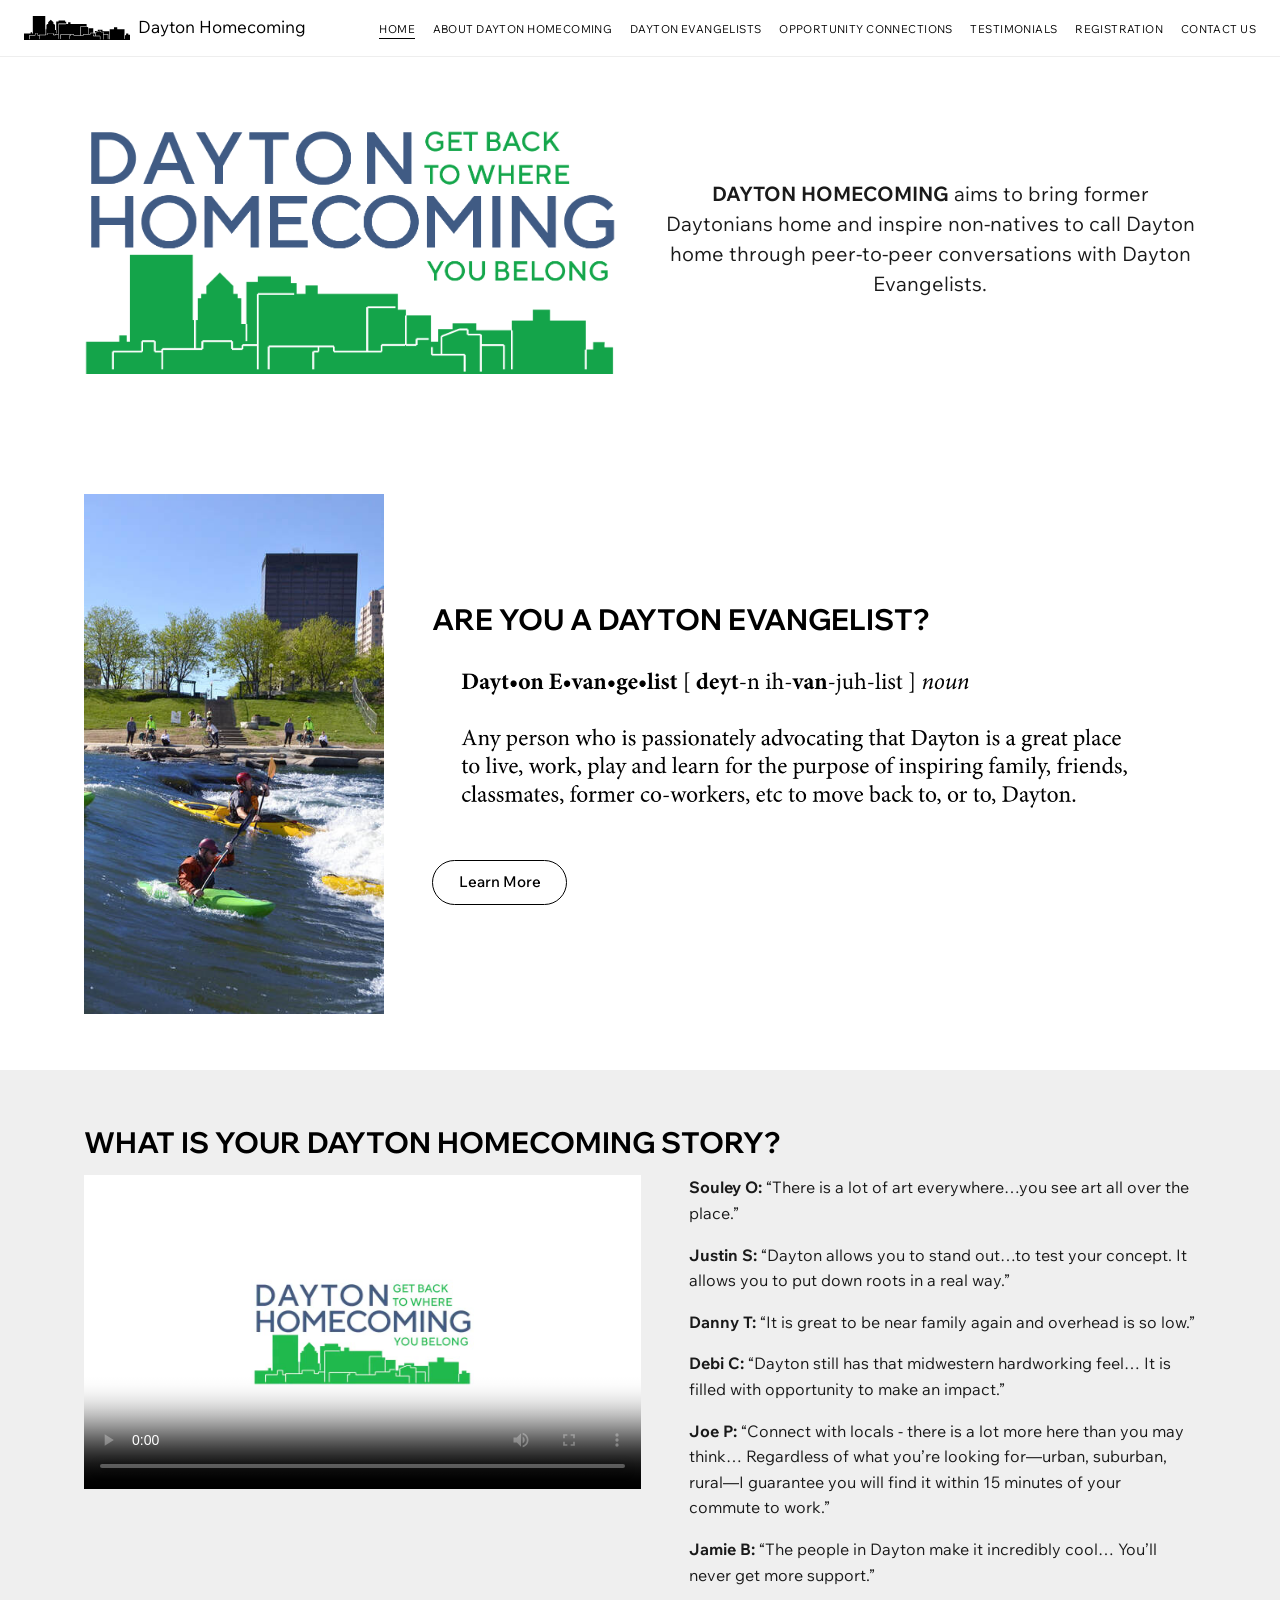
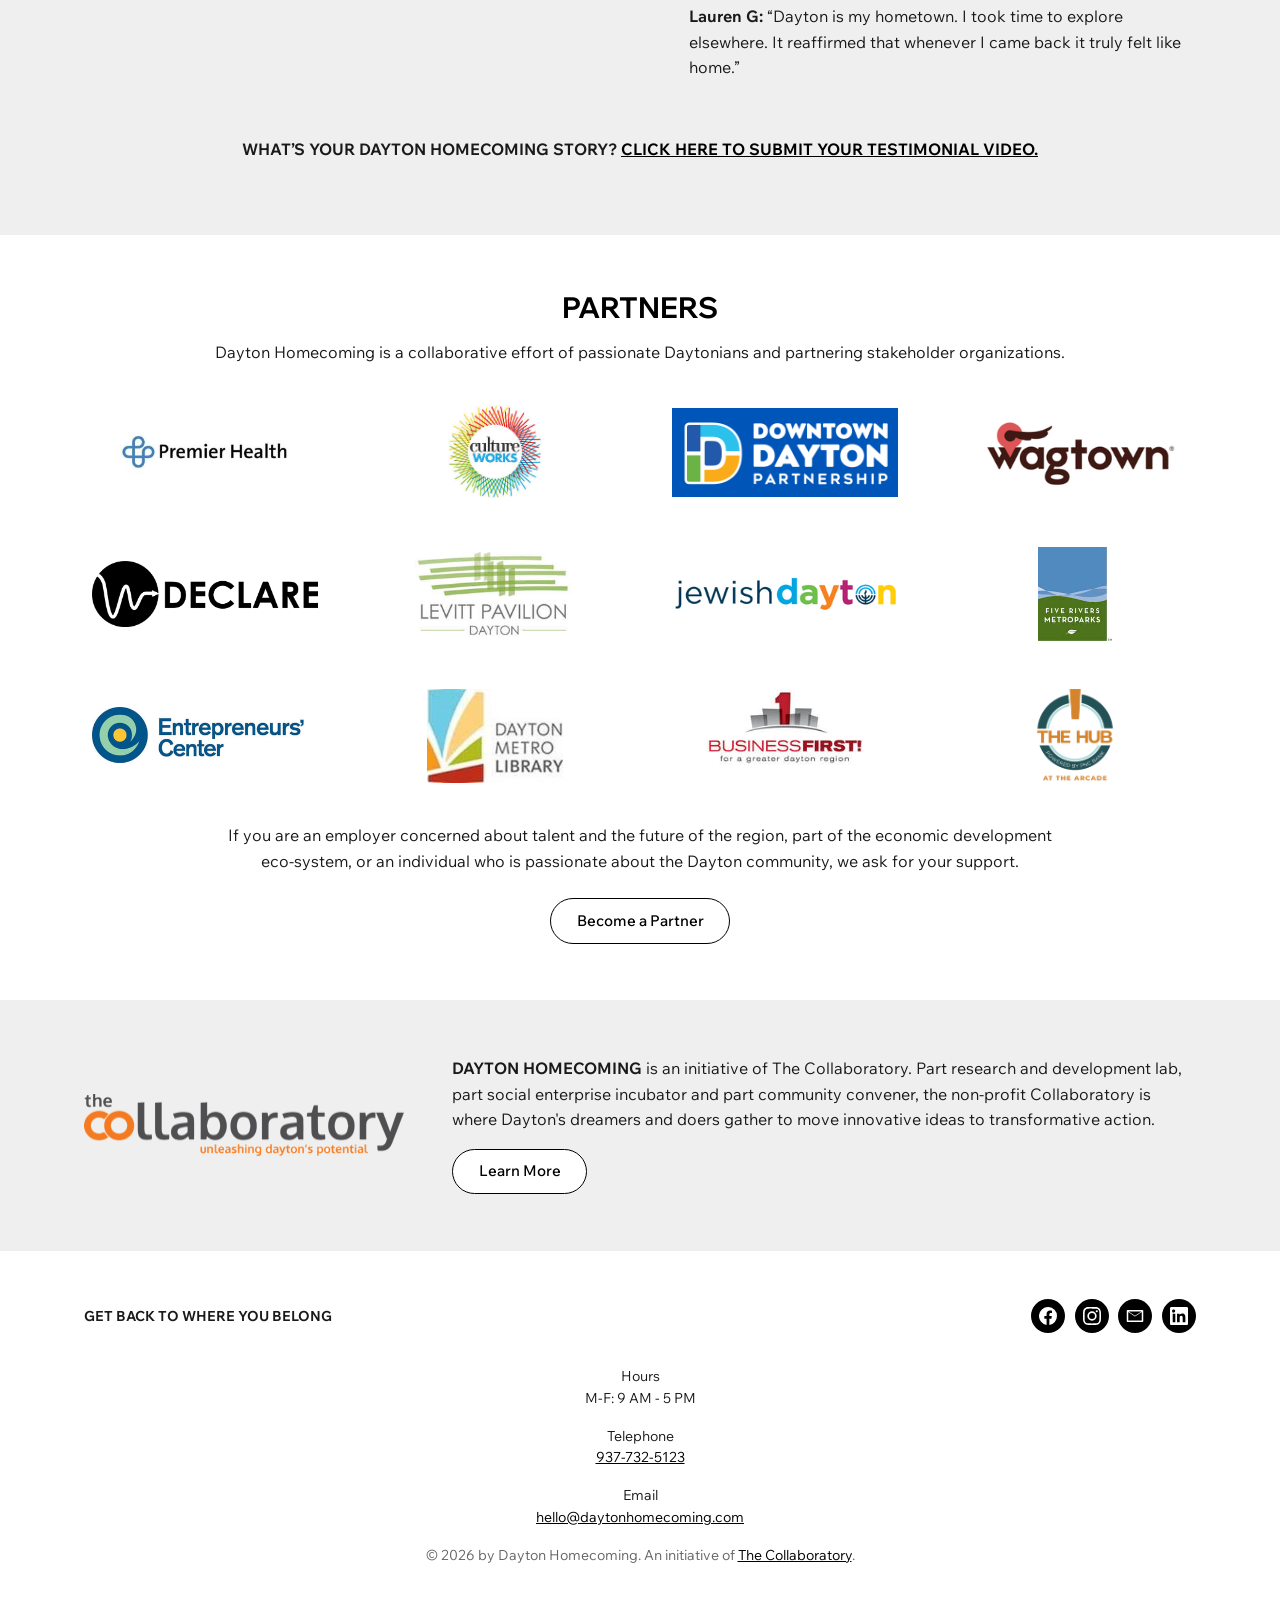
<file: index.html>
<!DOCTYPE html>
<html lang="en">
<head>
  <meta charset="UTF-8">
  <meta name="viewport" content="width=device-width, initial-scale=1.0">
  <title>Home | Dayton Homecoming</title>
  <meta name="description" content="Dayton Homecoming aims to bring former Daytonians home and inspire non-natives to call Dayton home through peer-to-peer conversations with Dayton Evangelists.">
  <link rel="icon" type="image/svg+xml" href="images/skyline-mark.svg">
  <link rel="preconnect" href="https://fonts.googleapis.com">
  <link rel="preconnect" href="https://fonts.gstatic.com" crossorigin>
  <link href="https://fonts.googleapis.com/css2?family=Wix+Madefor+Display:wght@700&family=Wix+Madefor+Text:wght@400;500;700&display=swap" rel="stylesheet">
  <link rel="stylesheet" href="css/styles.css">
</head>
<body>
  <!-- Header -->
  <header>
    <div class="container">
      <a href="index.html" class="logo">
        <img src="images/skyline-mark.svg" alt="">
        <span>Dayton Homecoming</span>
      </a>
      <button class="menu-toggle" aria-label="Toggle menu" aria-expanded="false">&#9776;</button>
      <nav aria-label="Main">
        <ul>
          <li><a href="index.html" class="active">Home</a></li>
          <li><a href="about.html">About Dayton Homecoming</a></li>
          <li><a href="evangelists.html">Dayton Evangelists</a></li>
          <li><a href="connection.html">Opportunity Connections</a></li>
          <li><a href="testimonials.html">Testimonials</a></li>
          <li><a href="registration.html">Registration</a></li>
          <li><a href="contact.html">Contact Us</a></li>
        </ul>
      </nav>
    </div>
  </header>

  <!-- Intro -->
  <section class="home-intro">
    <div class="container two-col">
      <div class="logo-large">
        <img src="images/logo.png" alt="Dayton Homecoming - Get Back to Where You Belong">
      </div>
      <p class="mission"><strong>DAYTON HOMECOMING</strong> aims to bring former Daytonians home and inspire non-natives to call Dayton home through peer-to-peer conversations with Dayton Evangelists.</p>
    </div>
  </section>

  <!-- Evangelist -->
  <section>
    <div class="container evangelist-block">
      <img class="photo" src="images/hero-river-skyline.jpg" alt="Kayakers on the Great Miami River in front of the Dayton skyline">
      <div>
        <h2>Are You a Dayton Evangelist?</h2>
        <img class="definition" src="images/evangelist-definition.png" alt="Dayton Evangelist (noun): Any person who is passionately advocating that Dayton is a great place to live, work, play and learn for the purpose of inspiring family, friends, classmates, former co-workers, etc. to move back to, or to, Dayton.">
        <a href="evangelists.html" class="btn">Learn More</a>
      </div>
    </div>
  </section>

  <!-- Story -->
  <section class="section-gray">
    <div class="container">
      <h2>What Is Your Dayton Homecoming Story?</h2>
      <div class="story-grid">
        <div class="video-frame">
          <video controls preload="metadata" poster="images/dayton-homecoming-poster.jpg">
            <source src="videos/dayton-homecoming.mp4" type="video/mp4">
            Your browser does not support the video tag.
          </video>
        </div>
        <div class="quotes">
            <p><span class="who">Souley O:</span> &ldquo;There is a lot of art everywhere&hellip;you see art all over the place.&rdquo;</p>
            <p><span class="who">Justin S:</span> &ldquo;Dayton allows you to stand out&hellip;to test your concept. It allows you to put down roots in a real way.&rdquo;</p>
            <p><span class="who">Danny T:</span> &ldquo;It is great to be near family again and overhead is so low.&rdquo;</p>
            <p><span class="who">Debi C:</span> &ldquo;Dayton still has that midwestern hardworking feel&hellip; It is filled with opportunity to make an impact.&rdquo;</p>
            <p><span class="who">Joe P:</span> &ldquo;Connect with locals - there is a lot more here than you may think&hellip; Regardless of what you&rsquo;re looking for&mdash;urban, suburban, rural&mdash;I guarantee you will find it within 15 minutes of your commute to work.&rdquo;</p>
            <p><span class="who">Jamie B:</span> &ldquo;The people in Dayton make it incredibly cool&hellip; You&rsquo;ll never get more support.&rdquo;</p>
            <p><span class="who">Lauren G:</span> &ldquo;Dayton is my hometown. I took time to explore elsewhere. It reaffirmed that whenever I came back it truly felt like home.&rdquo;</p>
        </div>
      </div>
      <p class="story-cta">What&rsquo;s your Dayton Homecoming story? <a href="testimonials.html">Click here to submit your testimonial video.</a></p>
    </div>
  </section>

  <!-- Partners -->
  <section>
    <div class="container text-center">
      <h2>Partners</h2>
      <p>Dayton Homecoming is a collaborative effort of passionate Daytonians and partnering stakeholder organizations.</p>
      <div class="partner-grid">
        <a href="http://www.premierhealth.com/" target="_blank" rel="noopener"><img src="images/partner-premier-health.jpg" alt="Premier Health"></a>
        <a href="http://www.cultureworks.org/" target="_blank" rel="noopener"><img src="images/partner-culture-works.jpg" alt="Culture Works"></a>
        <a href="http://www.downtowndayton.org/" target="_blank" rel="noopener"><img src="images/partner-downtown-dayton.png" alt="Downtown Dayton Partnership"></a>
        <a href="https://www.wagtown.org/" target="_blank" rel="noopener"><img src="images/partner-wagtown.png" alt="Wagtown"></a>
        <a href="http://declare.org/" target="_blank" rel="noopener"><img src="images/partner-declare.png" alt="Declare"></a>
        <a href="http://levittdayton.org/" target="_blank" rel="noopener"><img src="images/partner-levitt.jpg" alt="Levitt Pavilion Dayton"></a>
        <a href="http://www.jewishdayton.org/" target="_blank" rel="noopener"><img src="images/partner-jewish-dayton.png" alt="Jewish Federation of Greater Dayton"></a>
        <a href="https://www.metroparks.org/" target="_blank" rel="noopener"><img src="images/partner-metroparks.jpg" alt="Five Rivers MetroParks"></a>
        <a href="http://ecinnovates.com/" target="_blank" rel="noopener"><img src="images/partner-entrepreneurs-center.jpg" alt="The Entrepreneurs Center"></a>
        <a href="http://www.daytonmetrolibrary.org/" target="_blank" rel="noopener"><img src="images/partner-dayton-metro-library.jpg" alt="Dayton Metro Library"></a>
        <a href="http://www.businessfirstdaytonregion.com/" target="_blank" rel="noopener"><img src="images/partner-business-first.jpg" alt="Business First for a Greater Dayton Region"></a>
        <a href="https://www.thehubdayton.com/" target="_blank" rel="noopener"><img src="images/partner-the-hub.png" alt="The Hub at the Arcade"></a>
      </div>
      <p class="narrow" style="margin: 0 auto 1.5rem;">If you are an employer concerned about talent and the future of the region, part of the economic development eco-system, or an individual who is passionate about the Dayton community, we ask for your support.</p>
      <a href="mailto:hello@daytonhomecoming.com" class="btn">Become a Partner</a>
    </div>
  </section>

  <!-- Collaboratory -->
  <section class="section-gray">
    <div class="container collab">
      <a href="https://www.daytoncollaboratory.org/" target="_blank" rel="noopener"><img src="images/collaboratory-logo.png" alt="The Collaboratory"></a>
      <div>
        <p><strong>DAYTON HOMECOMING</strong> is an initiative of The Collaboratory. Part research and development lab, part social enterprise incubator and part community convener, the non-profit Collaboratory is where Dayton's dreamers and doers gather to move innovative ideas to transformative action.</p>
        <a href="https://www.daytoncollaboratory.org/" target="_blank" rel="noopener" class="btn">Learn More</a>
      </div>
    </div>
  </section>

  <!-- Footer -->
  <footer>
    <div class="container">
      <div class="footer-top">
        <span class="tagline">Get Back to Where You Belong</span>
        <div class="social">
          <a href="https://www.facebook.com/groups/daytonhomecoming" target="_blank" rel="noopener" aria-label="Facebook"><svg viewBox="0 0 24 24"><path d="M24 12a12 12 0 1 0-13.9 11.9v-8.4H7.1V12h3V9.4c0-3 1.8-4.7 4.5-4.7 1.3 0 2.7.2 2.7.2v3h-1.5c-1.5 0-2 .9-2 1.9V12h3.3l-.5 3.5h-2.8v8.4A12 12 0 0 0 24 12z"/></svg></a>
          <a href="https://www.instagram.com/daytonhomecoming/" target="_blank" rel="noopener" aria-label="Instagram"><svg viewBox="0 0 24 24"><path d="M12 2.2c3.2 0 3.6 0 4.9.1 1.2.1 1.8.2 2.2.4.6.2 1 .5 1.4.9.4.4.7.8.9 1.4.2.4.4 1.1.4 2.2.1 1.3.1 1.6.1 4.8s0 3.6-.1 4.9c-.1 1.2-.2 1.8-.4 2.2-.2.6-.5 1-.9 1.4-.4.4-.8.7-1.4.9-.4.2-1.1.4-2.2.4-1.3.1-1.6.1-4.9.1s-3.6 0-4.9-.1c-1.2-.1-1.8-.2-2.2-.4-.6-.2-1-.5-1.4-.9-.4-.4-.7-.8-.9-1.4-.2-.4-.4-1.1-.4-2.2C2.2 15.6 2.2 15.2 2.2 12s0-3.6.1-4.9c.1-1.2.2-1.8.4-2.2.2-.6.5-1 .9-1.4.4-.4.8-.7 1.4-.9.4-.2 1.1-.4 2.2-.4 1.3-.1 1.6-.1 4.8-.1M12 0C8.7 0 8.3 0 7.1.1 5.8.1 4.9.3 4.1.6c-.8.3-1.5.7-2.1 1.4C1.3 2.6.9 3.3.6 4.1.3 4.9.1 5.8.1 7.1 0 8.3 0 8.7 0 12s0 3.7.1 4.9c.1 1.3.3 2.2.6 2.9.3.8.7 1.5 1.4 2.1.7.7 1.3 1.1 2.1 1.4.8.3 1.6.5 2.9.6 1.2.1 1.6.1 4.9.1s3.7 0 4.9-.1c1.3-.1 2.2-.3 2.9-.6.8-.3 1.5-.7 2.1-1.4.7-.7 1.1-1.3 1.4-2.1.3-.8.5-1.6.6-2.9.1-1.2.1-1.6.1-4.9s0-3.7-.1-4.9c-.1-1.3-.3-2.2-.6-2.9-.3-.8-.7-1.5-1.4-2.1C21.4 1.3 20.7.9 19.9.6 19.1.3 18.2.1 16.9.1 15.7 0 15.3 0 12 0zm0 5.8a6.2 6.2 0 1 0 0 12.4 6.2 6.2 0 0 0 0-12.4zM12 16a4 4 0 1 1 0-8 4 4 0 0 1 0 8zm6.4-11.8a1.4 1.4 0 1 0 0 2.9 1.4 1.4 0 0 0 0-2.9z"/></svg></a>
          <a href="mailto:hello@daytonhomecoming.com" aria-label="Email"><svg viewBox="0 0 24 24"><path d="M2 4h20a1 1 0 0 1 1 1v14a1 1 0 0 1-1 1H2a1 1 0 0 1-1-1V5a1 1 0 0 1 1-1zm10 8.6L3 6.7V18h18V6.7l-9 5.9zM3.4 6l8.6 5.6L20.6 6H3.4z"/></svg></a>
          <a href="https://www.linkedin.com/company/80828098" target="_blank" rel="noopener" aria-label="LinkedIn"><svg viewBox="0 0 24 24"><path d="M20.4 20.4h-3.5v-5.6c0-1.3 0-3-1.9-3s-2.1 1.4-2.1 2.9v5.7H9.4V9h3.4v1.6c.5-.9 1.6-1.9 3.4-1.9 3.6 0 4.3 2.4 4.3 5.5v6.2zM5.3 7.4a2.1 2.1 0 1 1 0-4.1 2.1 2.1 0 0 1 0 4.1zm1.8 13H3.6V9h3.5v11.4zM22.2 0H1.8C.8 0 0 .8 0 1.7v20.6c0 .9.8 1.7 1.8 1.7h20.4c1 0 1.8-.8 1.8-1.7V1.7C24 .8 23.2 0 22.2 0z"/></svg></a>
        </div>
      </div>
      <div class="footer-info">
        <p><span class="label">Hours</span>M-F: 9 AM - 5 PM</p>
        <p><span class="label">Telephone</span><a href="tel:+19377325123">937-732-5123</a></p>
        <p><span class="label">Email</span><a href="mailto:hello@daytonhomecoming.com">hello@daytonhomecoming.com</a></p>
      </div>
      <div class="footer-bottom">
        <p>&copy; <script>document.write(new Date().getFullYear())</script> by Dayton Homecoming. An initiative of <a href="https://www.daytoncollaboratory.org/" target="_blank" rel="noopener">The Collaboratory</a>.</p>
      </div>
    </div>
  </footer>

  <!-- Mobile Menu Script -->
  <script>
    var toggle = document.querySelector('.menu-toggle');
    var menu = document.querySelector('nav ul');
    toggle.addEventListener('click', function() {
      var open = menu.classList.toggle('active');
      toggle.setAttribute('aria-expanded', open ? 'true' : 'false');
    });
    document.querySelectorAll('nav a').forEach(function(link) {
      link.addEventListener('click', function() { menu.classList.remove('active'); });
    });
  </script>
</body>
</html>
</file>
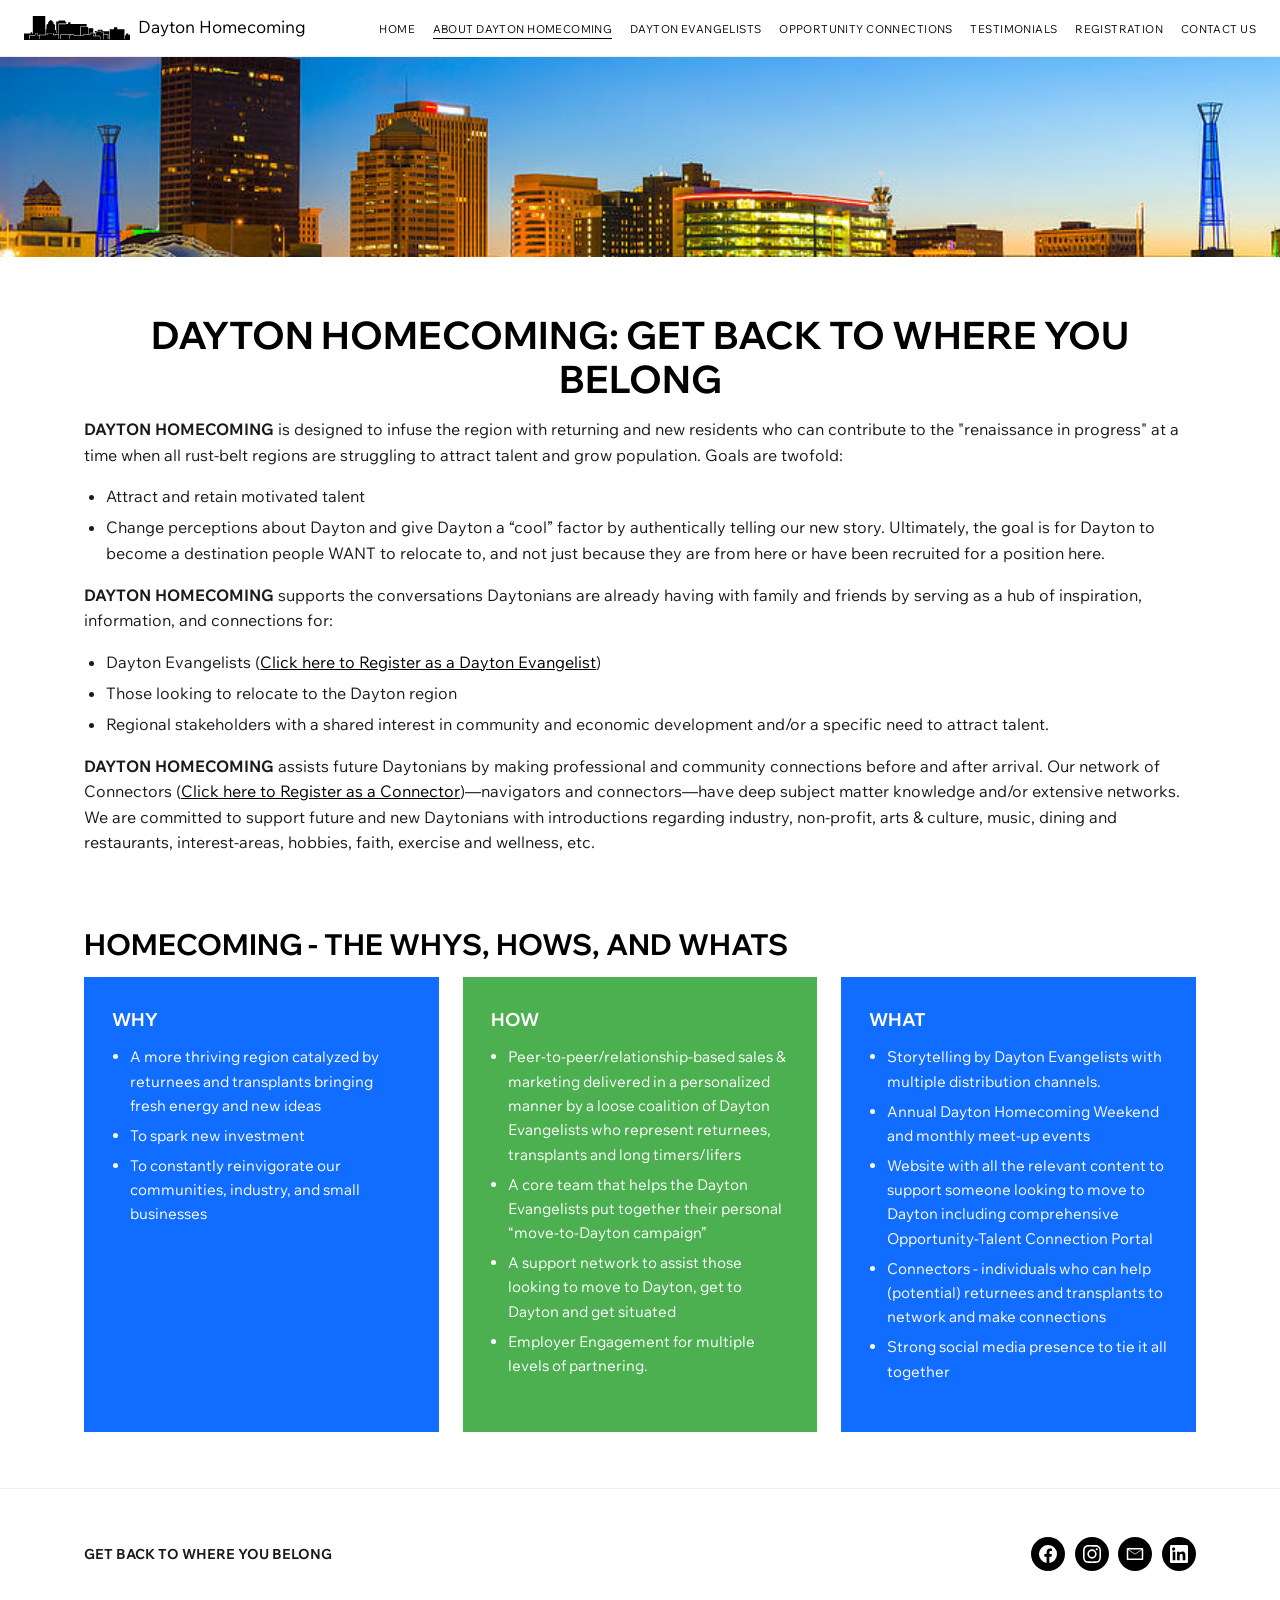
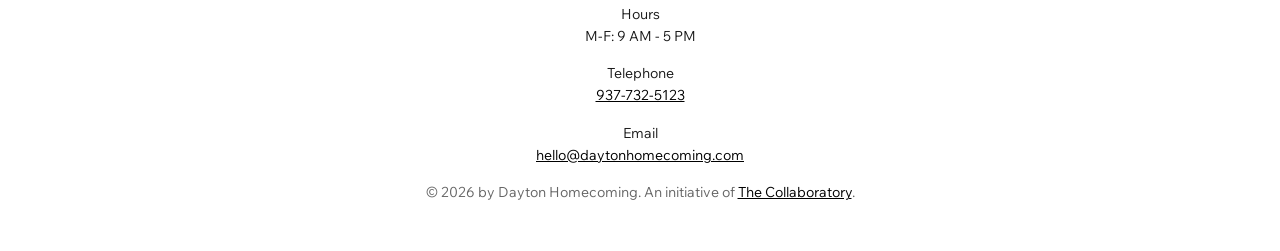
<file: about.html>
<!DOCTYPE html>
<html lang="en">
<head>
  <meta charset="UTF-8">
  <meta name="viewport" content="width=device-width, initial-scale=1.0">
  <title>About Dayton Homecoming | Dayton Homecoming</title>
  <meta name="description" content="Learn how Dayton Homecoming attracts returning and new residents to the Dayton region through Dayton Evangelists, Connectors, and community partners.">
  <link rel="icon" type="image/svg+xml" href="images/skyline-mark.svg">
  <link rel="preconnect" href="https://fonts.googleapis.com">
  <link rel="preconnect" href="https://fonts.gstatic.com" crossorigin>
  <link href="https://fonts.googleapis.com/css2?family=Wix+Madefor+Display:wght@700&family=Wix+Madefor+Text:wght@400;500;700&display=swap" rel="stylesheet">
  <link rel="stylesheet" href="css/styles.css">
</head>
<body>
  <!-- Header -->
  <header>
    <div class="container">
      <a href="index.html" class="logo">
        <img src="images/skyline-mark.svg" alt="">
        <span>Dayton Homecoming</span>
      </a>
      <button class="menu-toggle" aria-label="Toggle menu" aria-expanded="false">&#9776;</button>
      <nav aria-label="Main">
        <ul>
          <li><a href="index.html">Home</a></li>
          <li><a href="about.html" class="active">About Dayton Homecoming</a></li>
          <li><a href="evangelists.html">Dayton Evangelists</a></li>
          <li><a href="connection.html">Opportunity Connections</a></li>
          <li><a href="testimonials.html">Testimonials</a></li>
          <li><a href="registration.html">Registration</a></li>
          <li><a href="contact.html">Contact Us</a></li>
        </ul>
      </nav>
    </div>
  </header>

  <div class="banner">
    <img src="images/page-banner.jpg" alt="Downtown Dayton skyline at dusk">
  </div>

  <section>
    <div class="container">
      <h1 class="text-center">Dayton Homecoming: Get Back to Where You Belong</h1>
      <p><strong>DAYTON HOMECOMING</strong> is designed to infuse the region with returning and new residents who can contribute to the "renaissance in progress" at a time when all rust-belt regions are struggling to attract talent and grow population. Goals are twofold:</p>
      <ul>
        <li>Attract and retain motivated talent</li>
        <li>Change perceptions about Dayton and give Dayton a &ldquo;cool&rdquo; factor by authentically telling our new story. Ultimately, the goal is for Dayton to become a destination people WANT to relocate to, and not just because they are from here or have been recruited for a position here.</li>
      </ul>
      <p><strong>DAYTON HOMECOMING</strong> supports the conversations Daytonians are already having with family and friends by serving as a hub of inspiration, information, and connections for:</p>
      <ul>
        <li>Dayton Evangelists (<a href="registration.html">Click here to Register as a Dayton Evangelist</a>)</li>
        <li>Those looking to relocate to the Dayton region</li>
        <li>Regional stakeholders with a shared interest in community and economic development and/or a specific need to attract talent.</li>
      </ul>
      <p><strong>DAYTON HOMECOMING</strong> assists future Daytonians by making professional and community connections before and after arrival. Our network of Connectors (<a href="registration.html">Click here to Register as a Connector</a>)&mdash;navigators and connectors&mdash;have deep subject matter knowledge and/or extensive networks. We are committed to support future and new Daytonians with introductions regarding industry, non-profit, arts &amp; culture, music, dining and restaurants, interest-areas, hobbies, faith, exercise and wellness, etc.</p>
    </div>
  </section>

  <section style="padding-top:0;">
    <div class="container">
      <h2>Homecoming - the Whys, Hows, and Whats</h2>
      <div class="cards">
        <div class="card card-blue">
          <h3>Why</h3>
          <ul>
            <li>A more thriving region catalyzed by returnees and transplants bringing fresh energy and new ideas</li>
            <li>To spark new investment</li>
            <li>To constantly reinvigorate our communities, industry, and small businesses</li>
          </ul>
        </div>
        <div class="card card-green">
          <h3>How</h3>
          <ul>
            <li>Peer-to-peer/relationship-based sales &amp; marketing delivered in a personalized manner by a loose coalition of Dayton Evangelists who represent returnees, transplants and long timers/lifers</li>
            <li>A core team that helps the Dayton Evangelists put together their personal &ldquo;move-to-Dayton campaign&rdquo;</li>
            <li>A support network to assist those looking to move to Dayton, get to Dayton and get situated</li>
            <li>Employer Engagement for multiple levels of partnering.</li>
          </ul>
        </div>
        <div class="card card-blue">
          <h3>What</h3>
          <ul>
            <li>Storytelling by Dayton Evangelists with multiple distribution channels.</li>
            <li>Annual Dayton Homecoming Weekend and monthly meet-up events</li>
            <li>Website with all the relevant content to support someone looking to move to Dayton including comprehensive Opportunity-Talent Connection Portal</li>
            <li>Connectors - individuals who can help (potential) returnees and transplants to network and make connections</li>
            <li>Strong social media presence to tie it all together</li>
          </ul>
        </div>
      </div>
    </div>
  </section>

  <!-- Footer -->
  <footer>
    <div class="container">
      <div class="footer-top">
        <span class="tagline">Get Back to Where You Belong</span>
        <div class="social">
          <a href="https://www.facebook.com/groups/daytonhomecoming" target="_blank" rel="noopener" aria-label="Facebook"><svg viewBox="0 0 24 24"><path d="M24 12a12 12 0 1 0-13.9 11.9v-8.4H7.1V12h3V9.4c0-3 1.8-4.7 4.5-4.7 1.3 0 2.7.2 2.7.2v3h-1.5c-1.5 0-2 .9-2 1.9V12h3.3l-.5 3.5h-2.8v8.4A12 12 0 0 0 24 12z"/></svg></a>
          <a href="https://www.instagram.com/daytonhomecoming/" target="_blank" rel="noopener" aria-label="Instagram"><svg viewBox="0 0 24 24"><path d="M12 2.2c3.2 0 3.6 0 4.9.1 1.2.1 1.8.2 2.2.4.6.2 1 .5 1.4.9.4.4.7.8.9 1.4.2.4.4 1.1.4 2.2.1 1.3.1 1.6.1 4.8s0 3.6-.1 4.9c-.1 1.2-.2 1.8-.4 2.2-.2.6-.5 1-.9 1.4-.4.4-.8.7-1.4.9-.4.2-1.1.4-2.2.4-1.3.1-1.6.1-4.9.1s-3.6 0-4.9-.1c-1.2-.1-1.8-.2-2.2-.4-.6-.2-1-.5-1.4-.9-.4-.4-.7-.8-.9-1.4-.2-.4-.4-1.1-.4-2.2C2.2 15.6 2.2 15.2 2.2 12s0-3.6.1-4.9c.1-1.2.2-1.8.4-2.2.2-.6.5-1 .9-1.4.4-.4.8-.7 1.4-.9.4-.2 1.1-.4 2.2-.4 1.3-.1 1.6-.1 4.8-.1M12 0C8.7 0 8.3 0 7.1.1 5.8.1 4.9.3 4.1.6c-.8.3-1.5.7-2.1 1.4C1.3 2.6.9 3.3.6 4.1.3 4.9.1 5.8.1 7.1 0 8.3 0 8.7 0 12s0 3.7.1 4.9c.1 1.3.3 2.2.6 2.9.3.8.7 1.5 1.4 2.1.7.7 1.3 1.1 2.1 1.4.8.3 1.6.5 2.9.6 1.2.1 1.6.1 4.9.1s3.7 0 4.9-.1c1.3-.1 2.2-.3 2.9-.6.8-.3 1.5-.7 2.1-1.4.7-.7 1.1-1.3 1.4-2.1.3-.8.5-1.6.6-2.9.1-1.2.1-1.6.1-4.9s0-3.7-.1-4.9c-.1-1.3-.3-2.2-.6-2.9-.3-.8-.7-1.5-1.4-2.1C21.4 1.3 20.7.9 19.9.6 19.1.3 18.2.1 16.9.1 15.7 0 15.3 0 12 0zm0 5.8a6.2 6.2 0 1 0 0 12.4 6.2 6.2 0 0 0 0-12.4zM12 16a4 4 0 1 1 0-8 4 4 0 0 1 0 8zm6.4-11.8a1.4 1.4 0 1 0 0 2.9 1.4 1.4 0 0 0 0-2.9z"/></svg></a>
          <a href="mailto:hello@daytonhomecoming.com" aria-label="Email"><svg viewBox="0 0 24 24"><path d="M2 4h20a1 1 0 0 1 1 1v14a1 1 0 0 1-1 1H2a1 1 0 0 1-1-1V5a1 1 0 0 1 1-1zm10 8.6L3 6.7V18h18V6.7l-9 5.9zM3.4 6l8.6 5.6L20.6 6H3.4z"/></svg></a>
          <a href="https://www.linkedin.com/company/80828098" target="_blank" rel="noopener" aria-label="LinkedIn"><svg viewBox="0 0 24 24"><path d="M20.4 20.4h-3.5v-5.6c0-1.3 0-3-1.9-3s-2.1 1.4-2.1 2.9v5.7H9.4V9h3.4v1.6c.5-.9 1.6-1.9 3.4-1.9 3.6 0 4.3 2.4 4.3 5.5v6.2zM5.3 7.4a2.1 2.1 0 1 1 0-4.1 2.1 2.1 0 0 1 0 4.1zm1.8 13H3.6V9h3.5v11.4zM22.2 0H1.8C.8 0 0 .8 0 1.7v20.6c0 .9.8 1.7 1.8 1.7h20.4c1 0 1.8-.8 1.8-1.7V1.7C24 .8 23.2 0 22.2 0z"/></svg></a>
        </div>
      </div>
      <div class="footer-info">
        <p><span class="label">Hours</span>M-F: 9 AM - 5 PM</p>
        <p><span class="label">Telephone</span><a href="tel:+19377325123">937-732-5123</a></p>
        <p><span class="label">Email</span><a href="mailto:hello@daytonhomecoming.com">hello@daytonhomecoming.com</a></p>
      </div>
      <div class="footer-bottom">
        <p>&copy; <script>document.write(new Date().getFullYear())</script> by Dayton Homecoming. An initiative of <a href="https://www.daytoncollaboratory.org/" target="_blank" rel="noopener">The Collaboratory</a>.</p>
      </div>
    </div>
  </footer>

  <!-- Mobile Menu Script -->
  <script>
    var toggle = document.querySelector('.menu-toggle');
    var menu = document.querySelector('nav ul');
    toggle.addEventListener('click', function() {
      var open = menu.classList.toggle('active');
      toggle.setAttribute('aria-expanded', open ? 'true' : 'false');
    });
    document.querySelectorAll('nav a').forEach(function(link) {
      link.addEventListener('click', function() { menu.classList.remove('active'); });
    });
  </script>
</body>
</html>
</file>
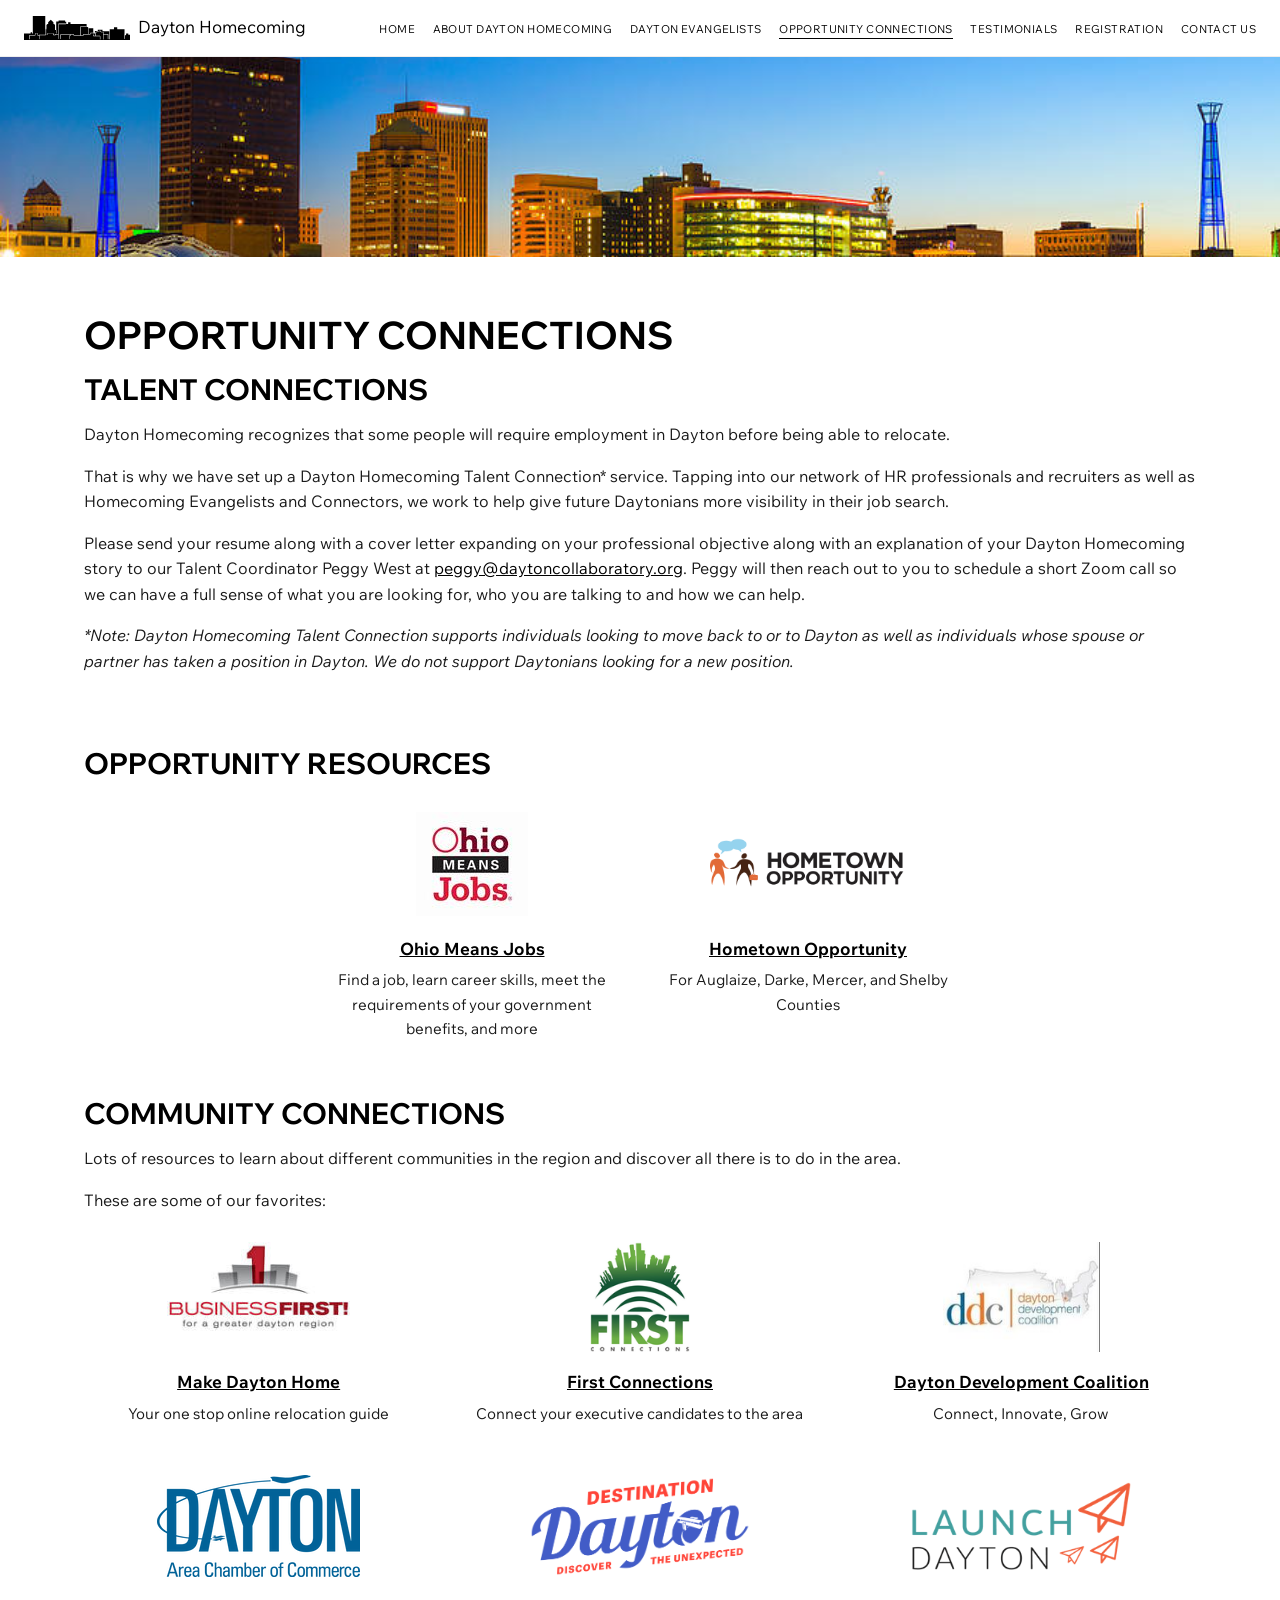
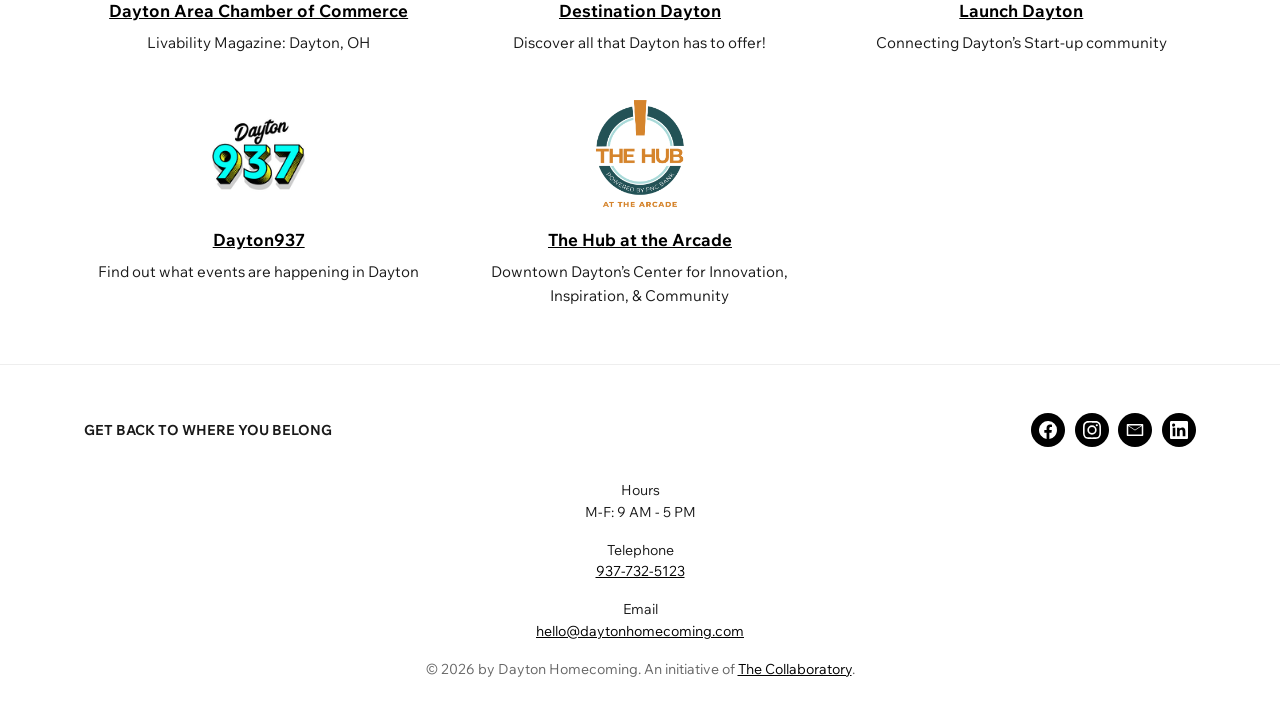
<file: connection.html>
<!DOCTYPE html>
<html lang="en">
<head>
  <meta charset="UTF-8">
  <meta name="viewport" content="width=device-width, initial-scale=1.0">
  <title>Opportunity Connections | Dayton Homecoming</title>
  <meta name="description" content="Talent Connection services and community resources for people relocating to the Dayton region.">
  <link rel="icon" type="image/svg+xml" href="images/skyline-mark.svg">
  <link rel="preconnect" href="https://fonts.googleapis.com">
  <link rel="preconnect" href="https://fonts.gstatic.com" crossorigin>
  <link href="https://fonts.googleapis.com/css2?family=Wix+Madefor+Display:wght@700&family=Wix+Madefor+Text:wght@400;500;700&display=swap" rel="stylesheet">
  <link rel="stylesheet" href="css/styles.css">
</head>
<body>
  <!-- Header -->
  <header>
    <div class="container">
      <a href="index.html" class="logo">
        <img src="images/skyline-mark.svg" alt="">
        <span>Dayton Homecoming</span>
      </a>
      <button class="menu-toggle" aria-label="Toggle menu" aria-expanded="false">&#9776;</button>
      <nav aria-label="Main">
        <ul>
          <li><a href="index.html">Home</a></li>
          <li><a href="about.html">About Dayton Homecoming</a></li>
          <li><a href="evangelists.html">Dayton Evangelists</a></li>
          <li><a href="connection.html" class="active">Opportunity Connections</a></li>
          <li><a href="testimonials.html">Testimonials</a></li>
          <li><a href="registration.html">Registration</a></li>
          <li><a href="contact.html">Contact Us</a></li>
        </ul>
      </nav>
    </div>
  </header>

  <div class="banner">
    <img src="images/page-banner.jpg" alt="Downtown Dayton skyline at dusk">
  </div>

  <section>
    <div class="container">
      <h1>Opportunity Connections</h1>

      <h2>Talent Connections</h2>
      <p>Dayton Homecoming recognizes that some people will require employment in Dayton before being able to relocate.</p>
      <p>That is why we have set up a Dayton Homecoming Talent Connection* service. Tapping into our network of HR professionals and recruiters as well as Homecoming Evangelists and Connectors, we work to help give future Daytonians more visibility in their job search.</p>
      <p>Please send your resume along with a cover letter expanding on your professional objective along with an explanation of your Dayton Homecoming story to our Talent Coordinator Peggy West at <a href="mailto:peggy@daytoncollaboratory.org">peggy@daytoncollaboratory.org</a>. Peggy will then reach out to you to schedule a short Zoom call so we can have a full sense of what you are looking for, who you are talking to and how we can help.</p>
      <p><em>*Note: Dayton Homecoming Talent Connection supports individuals looking to move back to or to Dayton as well as individuals whose spouse or partner has taken a position in Dayton. We do not support Daytonians looking for a new position.</em></p>
    </div>
  </section>

  <section style="padding-top:0;">
    <div class="container">
      <h2>Opportunity Resources</h2>
      <div class="resource-grid two">
        <div class="resource">
          <a href="https://jobs.ohiomeansjobs.monster.com/Search.aspx?sort=date&amp;pg=1&amp;cnme=Dayton&amp;sid=68&amp;rad=50&amp;rad_units=miles" target="_blank" rel="noopener" class="logo-box"><img src="images/res-ohio-means-jobs.jpg" alt="Ohio Means Jobs"></a>
          <a href="https://jobs.ohiomeansjobs.monster.com/Search.aspx?sort=date&amp;pg=1&amp;cnme=Dayton&amp;sid=68&amp;rad=50&amp;rad_units=miles" target="_blank" rel="noopener" class="title">Ohio Means Jobs</a>
          <p>Find a job, learn career skills, meet the requirements of your government benefits, and more</p>
        </div>
        <div class="resource">
          <a href="http://hometownopportunity.com/" target="_blank" rel="noopener" class="logo-box"><img src="images/res-hometown-opportunity.png" alt="Hometown Opportunity"></a>
          <a href="http://hometownopportunity.com/" target="_blank" rel="noopener" class="title">Hometown Opportunity</a>
          <p>For Auglaize, Darke, Mercer, and Shelby Counties</p>
        </div>
      </div>
    </div>
  </section>

  <section style="padding-top:0;">
    <div class="container">
      <h2>Community Connections</h2>
      <p>Lots of resources to learn about different communities in the region and discover all there is to do in the area.</p>
      <p>These are some of our favorites:</p>
      <div class="resource-grid">
        <div class="resource">
          <a href="http://makedaytonhome.com/" target="_blank" rel="noopener" class="logo-box"><img src="images/res-make-dayton-home.jpg" alt="Business First for a Greater Dayton Region"></a>
          <a href="http://makedaytonhome.com/" target="_blank" rel="noopener" class="title">Make Dayton Home</a>
          <p>Your one stop online relocation guide</p>
        </div>
        <div class="resource">
          <a href="http://1stconnections.com/" target="_blank" rel="noopener" class="logo-box"><img src="images/res-first-connections.png" alt="First Connections"></a>
          <a href="http://1stconnections.com/" target="_blank" rel="noopener" class="title">First Connections</a>
          <p>Connect your executive candidates to the area</p>
        </div>
        <div class="resource">
          <a href="https://livability.com/connect-innovate-grow-dayton/" target="_blank" rel="noopener" class="logo-box"><img src="images/res-dayton-development-coalition.jpg" alt="Dayton Development Coalition"></a>
          <a href="https://livability.com/connect-innovate-grow-dayton/" target="_blank" rel="noopener" class="title">Dayton Development Coalition</a>
          <p>Connect, Innovate, Grow</p>
        </div>
        <div class="resource">
          <a href="https://livability.com/oh/dayton/" target="_blank" rel="noopener" class="logo-box"><img src="images/res-dayton-chamber.png" alt="Dayton Area Chamber of Commerce"></a>
          <a href="https://livability.com/oh/dayton/" target="_blank" rel="noopener" class="title">Dayton Area Chamber of Commerce</a>
          <p>Livability Magazine: Dayton, OH</p>
        </div>
        <div class="resource">
          <a href="http://destinationdayton.org" target="_blank" rel="noopener" class="logo-box"><img src="images/res-destination-dayton.png" alt="Destination Dayton"></a>
          <a href="http://destinationdayton.org" target="_blank" rel="noopener" class="title">Destination Dayton</a>
          <p>Discover all that Dayton has to offer!</p>
        </div>
        <div class="resource">
          <a href="http://launchdayton.com/" target="_blank" rel="noopener" class="logo-box"><img src="images/res-launch-dayton.png" alt="Launch Dayton"></a>
          <a href="http://launchdayton.com/" target="_blank" rel="noopener" class="title">Launch Dayton</a>
          <p>Connecting Dayton&rsquo;s Start-up community</p>
        </div>
        <div class="resource">
          <a href="http://dayton937.com/" target="_blank" rel="noopener" class="logo-box"><img src="images/res-dayton937.png" alt="Dayton937"></a>
          <a href="http://dayton937.com/" target="_blank" rel="noopener" class="title">Dayton937</a>
          <p>Find out what events are happening in Dayton</p>
        </div>
        <div class="resource">
          <a href="https://www.thehubdayton.com/" target="_blank" rel="noopener" class="logo-box"><img src="images/partner-the-hub.png" alt="The Hub at the Arcade"></a>
          <a href="https://www.thehubdayton.com/" target="_blank" rel="noopener" class="title">The Hub at the Arcade</a>
          <p>Downtown Dayton&rsquo;s Center for Innovation, Inspiration, &amp; Community</p>
        </div>
      </div>
    </div>
  </section>

  <!-- Footer -->
  <footer>
    <div class="container">
      <div class="footer-top">
        <span class="tagline">Get Back to Where You Belong</span>
        <div class="social">
          <a href="https://www.facebook.com/groups/daytonhomecoming" target="_blank" rel="noopener" aria-label="Facebook"><svg viewBox="0 0 24 24"><path d="M24 12a12 12 0 1 0-13.9 11.9v-8.4H7.1V12h3V9.4c0-3 1.8-4.7 4.5-4.7 1.3 0 2.7.2 2.7.2v3h-1.5c-1.5 0-2 .9-2 1.9V12h3.3l-.5 3.5h-2.8v8.4A12 12 0 0 0 24 12z"/></svg></a>
          <a href="https://www.instagram.com/daytonhomecoming/" target="_blank" rel="noopener" aria-label="Instagram"><svg viewBox="0 0 24 24"><path d="M12 2.2c3.2 0 3.6 0 4.9.1 1.2.1 1.8.2 2.2.4.6.2 1 .5 1.4.9.4.4.7.8.9 1.4.2.4.4 1.1.4 2.2.1 1.3.1 1.6.1 4.8s0 3.6-.1 4.9c-.1 1.2-.2 1.8-.4 2.2-.2.6-.5 1-.9 1.4-.4.4-.8.7-1.4.9-.4.2-1.1.4-2.2.4-1.3.1-1.6.1-4.9.1s-3.6 0-4.9-.1c-1.2-.1-1.8-.2-2.2-.4-.6-.2-1-.5-1.4-.9-.4-.4-.7-.8-.9-1.4-.2-.4-.4-1.1-.4-2.2C2.2 15.6 2.2 15.2 2.2 12s0-3.6.1-4.9c.1-1.2.2-1.8.4-2.2.2-.6.5-1 .9-1.4.4-.4.8-.7 1.4-.9.4-.2 1.1-.4 2.2-.4 1.3-.1 1.6-.1 4.8-.1M12 0C8.7 0 8.3 0 7.1.1 5.8.1 4.9.3 4.1.6c-.8.3-1.5.7-2.1 1.4C1.3 2.6.9 3.3.6 4.1.3 4.9.1 5.8.1 7.1 0 8.3 0 8.7 0 12s0 3.7.1 4.9c.1 1.3.3 2.2.6 2.9.3.8.7 1.5 1.4 2.1.7.7 1.3 1.1 2.1 1.4.8.3 1.6.5 2.9.6 1.2.1 1.6.1 4.9.1s3.7 0 4.9-.1c1.3-.1 2.2-.3 2.9-.6.8-.3 1.5-.7 2.1-1.4.7-.7 1.1-1.3 1.4-2.1.3-.8.5-1.6.6-2.9.1-1.2.1-1.6.1-4.9s0-3.7-.1-4.9c-.1-1.3-.3-2.2-.6-2.9-.3-.8-.7-1.5-1.4-2.1C21.4 1.3 20.7.9 19.9.6 19.1.3 18.2.1 16.9.1 15.7 0 15.3 0 12 0zm0 5.8a6.2 6.2 0 1 0 0 12.4 6.2 6.2 0 0 0 0-12.4zM12 16a4 4 0 1 1 0-8 4 4 0 0 1 0 8zm6.4-11.8a1.4 1.4 0 1 0 0 2.9 1.4 1.4 0 0 0 0-2.9z"/></svg></a>
          <a href="mailto:hello@daytonhomecoming.com" aria-label="Email"><svg viewBox="0 0 24 24"><path d="M2 4h20a1 1 0 0 1 1 1v14a1 1 0 0 1-1 1H2a1 1 0 0 1-1-1V5a1 1 0 0 1 1-1zm10 8.6L3 6.7V18h18V6.7l-9 5.9zM3.4 6l8.6 5.6L20.6 6H3.4z"/></svg></a>
          <a href="https://www.linkedin.com/company/80828098" target="_blank" rel="noopener" aria-label="LinkedIn"><svg viewBox="0 0 24 24"><path d="M20.4 20.4h-3.5v-5.6c0-1.3 0-3-1.9-3s-2.1 1.4-2.1 2.9v5.7H9.4V9h3.4v1.6c.5-.9 1.6-1.9 3.4-1.9 3.6 0 4.3 2.4 4.3 5.5v6.2zM5.3 7.4a2.1 2.1 0 1 1 0-4.1 2.1 2.1 0 0 1 0 4.1zm1.8 13H3.6V9h3.5v11.4zM22.2 0H1.8C.8 0 0 .8 0 1.7v20.6c0 .9.8 1.7 1.8 1.7h20.4c1 0 1.8-.8 1.8-1.7V1.7C24 .8 23.2 0 22.2 0z"/></svg></a>
        </div>
      </div>
      <div class="footer-info">
        <p><span class="label">Hours</span>M-F: 9 AM - 5 PM</p>
        <p><span class="label">Telephone</span><a href="tel:+19377325123">937-732-5123</a></p>
        <p><span class="label">Email</span><a href="mailto:hello@daytonhomecoming.com">hello@daytonhomecoming.com</a></p>
      </div>
      <div class="footer-bottom">
        <p>&copy; <script>document.write(new Date().getFullYear())</script> by Dayton Homecoming. An initiative of <a href="https://www.daytoncollaboratory.org/" target="_blank" rel="noopener">The Collaboratory</a>.</p>
      </div>
    </div>
  </footer>

  <!-- Mobile Menu Script -->
  <script>
    var toggle = document.querySelector('.menu-toggle');
    var menu = document.querySelector('nav ul');
    toggle.addEventListener('click', function() {
      var open = menu.classList.toggle('active');
      toggle.setAttribute('aria-expanded', open ? 'true' : 'false');
    });
    document.querySelectorAll('nav a').forEach(function(link) {
      link.addEventListener('click', function() { menu.classList.remove('active'); });
    });
  </script>
</body>
</html>
</file>
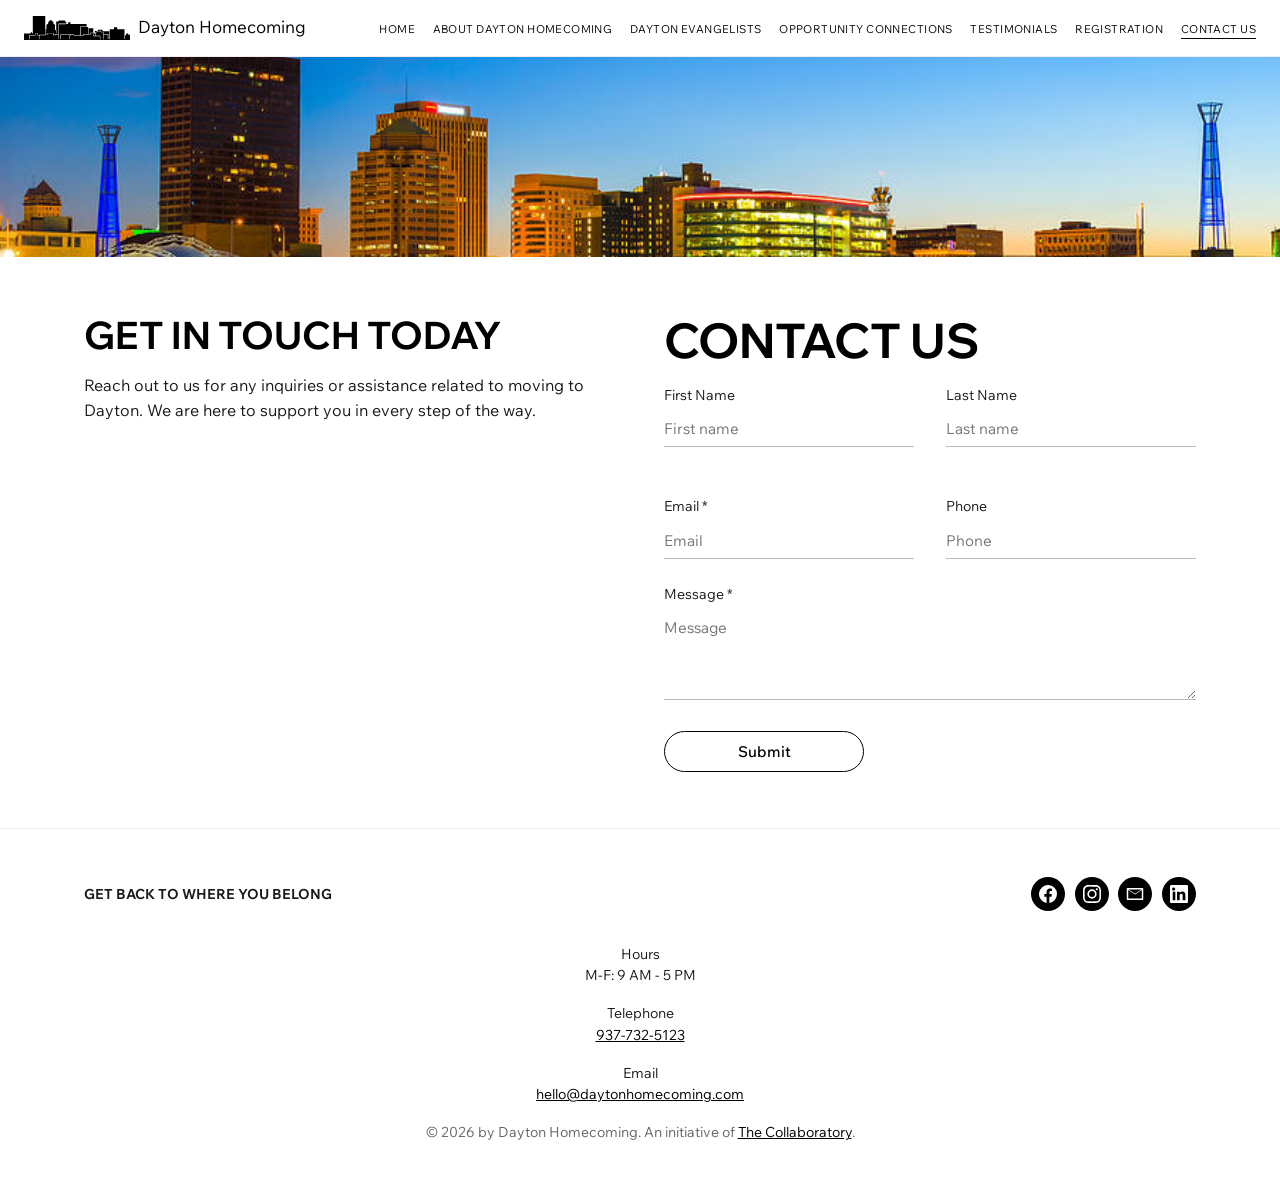
<file: contact.html>
<!DOCTYPE html>
<html lang="en">
<head>
  <meta charset="UTF-8">
  <meta name="viewport" content="width=device-width, initial-scale=1.0">
  <title>Contact Us | Dayton Homecoming</title>
  <meta name="description" content="Contact Dayton Homecoming for inquiries or assistance related to moving to Dayton.">
  <link rel="icon" type="image/svg+xml" href="images/skyline-mark.svg">
  <link rel="preconnect" href="https://fonts.googleapis.com">
  <link rel="preconnect" href="https://fonts.gstatic.com" crossorigin>
  <link href="https://fonts.googleapis.com/css2?family=Wix+Madefor+Display:wght@700&family=Wix+Madefor+Text:wght@400;500;700&display=swap" rel="stylesheet">
  <link rel="stylesheet" href="css/styles.css">
</head>
<body>
  <!-- Header -->
  <header>
    <div class="container">
      <a href="index.html" class="logo">
        <img src="images/skyline-mark.svg" alt="">
        <span>Dayton Homecoming</span>
      </a>
      <button class="menu-toggle" aria-label="Toggle menu" aria-expanded="false">&#9776;</button>
      <nav aria-label="Main">
        <ul>
          <li><a href="index.html">Home</a></li>
          <li><a href="about.html">About Dayton Homecoming</a></li>
          <li><a href="evangelists.html">Dayton Evangelists</a></li>
          <li><a href="connection.html">Opportunity Connections</a></li>
          <li><a href="testimonials.html">Testimonials</a></li>
          <li><a href="registration.html">Registration</a></li>
          <li><a href="contact.html" class="active">Contact Us</a></li>
        </ul>
      </nav>
    </div>
  </header>

  <div class="banner">
    <img src="images/page-banner.jpg" alt="Downtown Dayton skyline at dusk">
  </div>

  <section>
    <div class="container contact-grid">
      <div>
        <h1>Get in Touch Today</h1>
        <p>Reach out to us for any inquiries or assistance related to moving to Dayton. We are here to support you in every step of the way.</p>
      </div>
      <div>
        <h1 class="big">Contact Us</h1>
        <form action="https://formsubmit.co/hello@daytonhomecoming.com" method="POST">
          <input type="hidden" name="_subject" value="Dayton Homecoming Contact Form">
          <input type="hidden" name="_template" value="table">
          <input type="hidden" name="_next" value="https://daytonhomecoming.com/thanks.html">
          <input type="text" name="_honey" style="display:none" tabindex="-1" autocomplete="off">
          <div class="row">
            <div class="form-group">
              <label for="first_name">First Name</label>
              <input type="text" id="first_name" name="first_name" placeholder="First name">
            </div>
            <div class="form-group">
              <label for="last_name">Last Name</label>
              <input type="text" id="last_name" name="last_name" placeholder="Last name">
            </div>
            <div class="form-group">
              <label for="email" class="required">Email</label>
              <input type="email" id="email" name="email" placeholder="Email" required>
            </div>
            <div class="form-group">
              <label for="phone">Phone</label>
              <input type="tel" id="phone" name="phone" placeholder="Phone">
            </div>
          </div>
          <div class="form-group">
            <label for="message" class="required">Message</label>
            <textarea id="message" name="message" placeholder="Message" required></textarea>
          </div>
          <button type="submit" class="btn" style="min-width: 200px;">Submit</button>
        </form>
      </div>
    </div>
  </section>

  <!-- Footer -->
  <footer>
    <div class="container">
      <div class="footer-top">
        <span class="tagline">Get Back to Where You Belong</span>
        <div class="social">
          <a href="https://www.facebook.com/groups/daytonhomecoming" target="_blank" rel="noopener" aria-label="Facebook"><svg viewBox="0 0 24 24"><path d="M24 12a12 12 0 1 0-13.9 11.9v-8.4H7.1V12h3V9.4c0-3 1.8-4.7 4.5-4.7 1.3 0 2.7.2 2.7.2v3h-1.5c-1.5 0-2 .9-2 1.9V12h3.3l-.5 3.5h-2.8v8.4A12 12 0 0 0 24 12z"/></svg></a>
          <a href="https://www.instagram.com/daytonhomecoming/" target="_blank" rel="noopener" aria-label="Instagram"><svg viewBox="0 0 24 24"><path d="M12 2.2c3.2 0 3.6 0 4.9.1 1.2.1 1.8.2 2.2.4.6.2 1 .5 1.4.9.4.4.7.8.9 1.4.2.4.4 1.1.4 2.2.1 1.3.1 1.6.1 4.8s0 3.6-.1 4.9c-.1 1.2-.2 1.8-.4 2.2-.2.6-.5 1-.9 1.4-.4.4-.8.7-1.4.9-.4.2-1.1.4-2.2.4-1.3.1-1.6.1-4.9.1s-3.6 0-4.9-.1c-1.2-.1-1.8-.2-2.2-.4-.6-.2-1-.5-1.4-.9-.4-.4-.7-.8-.9-1.4-.2-.4-.4-1.1-.4-2.2C2.2 15.6 2.2 15.2 2.2 12s0-3.6.1-4.9c.1-1.2.2-1.8.4-2.2.2-.6.5-1 .9-1.4.4-.4.8-.7 1.4-.9.4-.2 1.1-.4 2.2-.4 1.3-.1 1.6-.1 4.8-.1M12 0C8.7 0 8.3 0 7.1.1 5.8.1 4.9.3 4.1.6c-.8.3-1.5.7-2.1 1.4C1.3 2.6.9 3.3.6 4.1.3 4.9.1 5.8.1 7.1 0 8.3 0 8.7 0 12s0 3.7.1 4.9c.1 1.3.3 2.2.6 2.9.3.8.7 1.5 1.4 2.1.7.7 1.3 1.1 2.1 1.4.8.3 1.6.5 2.9.6 1.2.1 1.6.1 4.9.1s3.7 0 4.9-.1c1.3-.1 2.2-.3 2.9-.6.8-.3 1.5-.7 2.1-1.4.7-.7 1.1-1.3 1.4-2.1.3-.8.5-1.6.6-2.9.1-1.2.1-1.6.1-4.9s0-3.7-.1-4.9c-.1-1.3-.3-2.2-.6-2.9-.3-.8-.7-1.5-1.4-2.1C21.4 1.3 20.7.9 19.9.6 19.1.3 18.2.1 16.9.1 15.7 0 15.3 0 12 0zm0 5.8a6.2 6.2 0 1 0 0 12.4 6.2 6.2 0 0 0 0-12.4zM12 16a4 4 0 1 1 0-8 4 4 0 0 1 0 8zm6.4-11.8a1.4 1.4 0 1 0 0 2.9 1.4 1.4 0 0 0 0-2.9z"/></svg></a>
          <a href="mailto:hello@daytonhomecoming.com" aria-label="Email"><svg viewBox="0 0 24 24"><path d="M2 4h20a1 1 0 0 1 1 1v14a1 1 0 0 1-1 1H2a1 1 0 0 1-1-1V5a1 1 0 0 1 1-1zm10 8.6L3 6.7V18h18V6.7l-9 5.9zM3.4 6l8.6 5.6L20.6 6H3.4z"/></svg></a>
          <a href="https://www.linkedin.com/company/80828098" target="_blank" rel="noopener" aria-label="LinkedIn"><svg viewBox="0 0 24 24"><path d="M20.4 20.4h-3.5v-5.6c0-1.3 0-3-1.9-3s-2.1 1.4-2.1 2.9v5.7H9.4V9h3.4v1.6c.5-.9 1.6-1.9 3.4-1.9 3.6 0 4.3 2.4 4.3 5.5v6.2zM5.3 7.4a2.1 2.1 0 1 1 0-4.1 2.1 2.1 0 0 1 0 4.1zm1.8 13H3.6V9h3.5v11.4zM22.2 0H1.8C.8 0 0 .8 0 1.7v20.6c0 .9.8 1.7 1.8 1.7h20.4c1 0 1.8-.8 1.8-1.7V1.7C24 .8 23.2 0 22.2 0z"/></svg></a>
        </div>
      </div>
      <div class="footer-info">
        <p><span class="label">Hours</span>M-F: 9 AM - 5 PM</p>
        <p><span class="label">Telephone</span><a href="tel:+19377325123">937-732-5123</a></p>
        <p><span class="label">Email</span><a href="mailto:hello@daytonhomecoming.com">hello@daytonhomecoming.com</a></p>
      </div>
      <div class="footer-bottom">
        <p>&copy; <script>document.write(new Date().getFullYear())</script> by Dayton Homecoming. An initiative of <a href="https://www.daytoncollaboratory.org/" target="_blank" rel="noopener">The Collaboratory</a>.</p>
      </div>
    </div>
  </footer>

  <!-- Mobile Menu Script -->
  <script>
    var toggle = document.querySelector('.menu-toggle');
    var menu = document.querySelector('nav ul');
    toggle.addEventListener('click', function() {
      var open = menu.classList.toggle('active');
      toggle.setAttribute('aria-expanded', open ? 'true' : 'false');
    });
    document.querySelectorAll('nav a').forEach(function(link) {
      link.addEventListener('click', function() { menu.classList.remove('active'); });
    });
  </script>
</body>
</html>
</file>
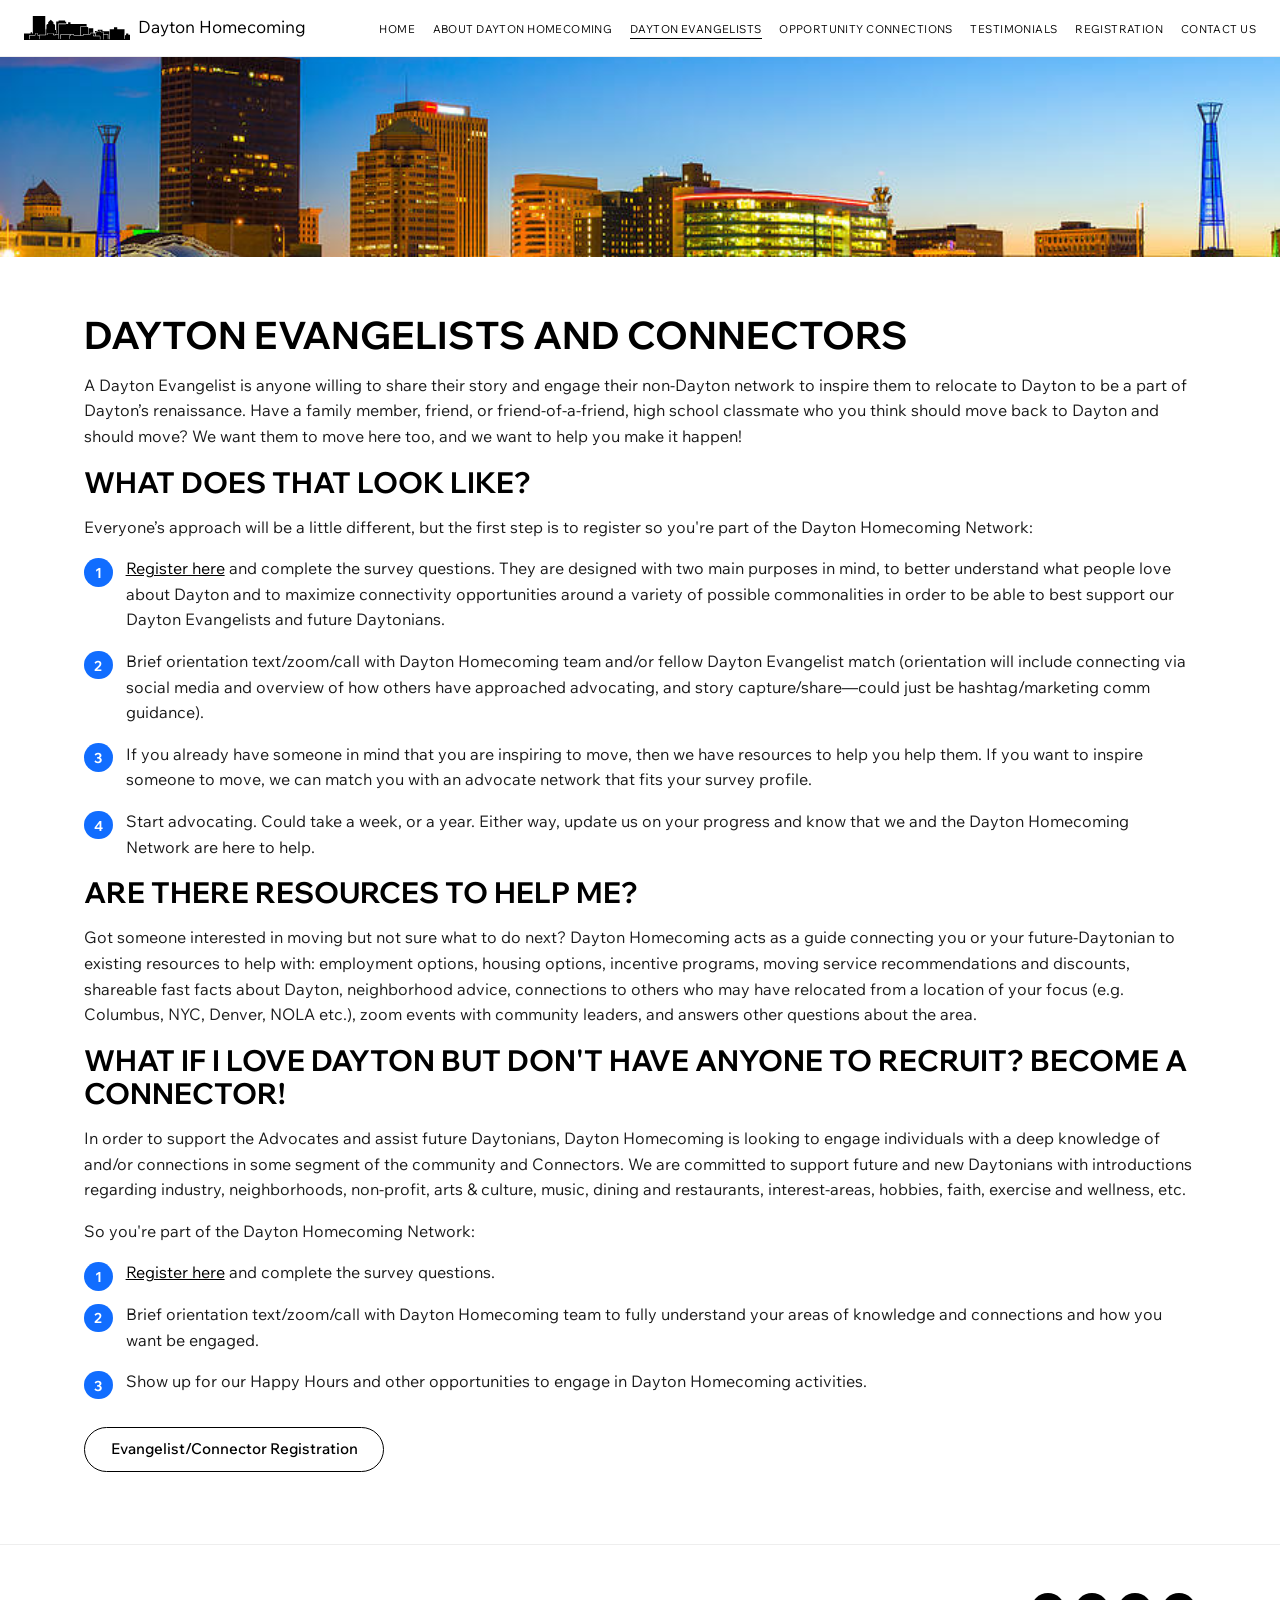
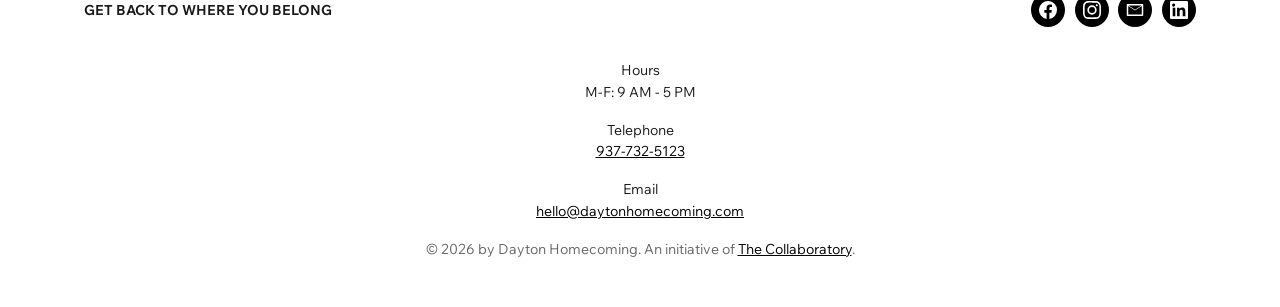
<file: evangelists.html>
<!DOCTYPE html>
<html lang="en">
<head>
  <meta charset="UTF-8">
  <meta name="viewport" content="width=device-width, initial-scale=1.0">
  <title>Dayton Evangelists | Dayton Homecoming</title>
  <meta name="description" content="Become a Dayton Evangelist or Connector and help inspire family, friends, and former classmates to move back to Dayton.">
  <link rel="icon" type="image/svg+xml" href="images/skyline-mark.svg">
  <link rel="preconnect" href="https://fonts.googleapis.com">
  <link rel="preconnect" href="https://fonts.gstatic.com" crossorigin>
  <link href="https://fonts.googleapis.com/css2?family=Wix+Madefor+Display:wght@700&family=Wix+Madefor+Text:wght@400;500;700&display=swap" rel="stylesheet">
  <link rel="stylesheet" href="css/styles.css">
</head>
<body>
  <!-- Header -->
  <header>
    <div class="container">
      <a href="index.html" class="logo">
        <img src="images/skyline-mark.svg" alt="">
        <span>Dayton Homecoming</span>
      </a>
      <button class="menu-toggle" aria-label="Toggle menu" aria-expanded="false">&#9776;</button>
      <nav aria-label="Main">
        <ul>
          <li><a href="index.html">Home</a></li>
          <li><a href="about.html">About Dayton Homecoming</a></li>
          <li><a href="evangelists.html" class="active">Dayton Evangelists</a></li>
          <li><a href="connection.html">Opportunity Connections</a></li>
          <li><a href="testimonials.html">Testimonials</a></li>
          <li><a href="registration.html">Registration</a></li>
          <li><a href="contact.html">Contact Us</a></li>
        </ul>
      </nav>
    </div>
  </header>

  <div class="banner">
    <img src="images/page-banner.jpg" alt="Downtown Dayton skyline at dusk">
  </div>

  <section>
    <div class="container">
      <h1>Dayton Evangelists and Connectors</h1>
      <p>A Dayton Evangelist is anyone willing to share their story and engage their non-Dayton network to inspire them to relocate to Dayton to be a part of Dayton&rsquo;s renaissance. Have a family member, friend, or friend-of-a-friend, high school classmate who you think should move back to Dayton and should move? We want them to move here too, and we want to help you make it happen!</p>

      <h2>What does that look like?</h2>
      <p>Everyone&rsquo;s approach will be a little different, but the first step is to register so you're part of the Dayton Homecoming Network:</p>
      <ol class="steps">
        <li><a href="registration.html">Register here</a> and complete the survey questions. They are designed with two main purposes in mind, to better understand what people love about Dayton and to maximize connectivity opportunities around a variety of possible commonalities in order to be able to best support our Dayton Evangelists and future Daytonians.</li>
        <li>Brief orientation text/zoom/call with Dayton Homecoming team and/or fellow Dayton Evangelist match (orientation will include connecting via social media and overview of how others have approached advocating, and story capture/share&mdash;could just be hashtag/marketing comm guidance).</li>
        <li>If you already have someone in mind that you are inspiring to move, then we have resources to help you help them. If you want to inspire someone to move, we can match you with an advocate network that fits your survey profile.</li>
        <li>Start advocating. Could take a week, or a year. Either way, update us on your progress and know that we and the Dayton Homecoming Network are here to help.</li>
      </ol>

      <h2>Are there resources to help me?</h2>
      <p>Got someone interested in moving but not sure what to do next? Dayton Homecoming acts as a guide connecting you or your future-Daytonian to existing resources to help with: employment options, housing options, incentive programs, moving service recommendations and discounts, shareable fast facts about Dayton, neighborhood advice, connections to others who may have relocated from a location of your focus (e.g. Columbus, NYC, Denver, NOLA etc.), zoom events with community leaders, and answers other questions about the area.</p>

      <h2>What if I love Dayton but don't have anyone to recruit? Become a Connector!</h2>
      <p>In order to support the Advocates and assist future Daytonians, Dayton Homecoming is looking to engage individuals with a deep knowledge of and/or connections in some segment of the community and Connectors. We are committed to support future and new Daytonians with introductions regarding industry, neighborhoods, non-profit, arts &amp; culture, music, dining and restaurants, interest-areas, hobbies, faith, exercise and wellness, etc.</p>
      <p>So you're part of the Dayton Homecoming Network:</p>
      <ol class="steps">
        <li><a href="registration.html">Register here</a> and complete the survey questions.</li>
        <li>Brief orientation text/zoom/call with Dayton Homecoming team to fully understand your areas of knowledge and connections and how you want be engaged.</li>
        <li>Show up for our Happy Hours and other opportunities to engage in Dayton Homecoming activities.</li>
      </ol>

      <p style="margin-top:2rem;"><a href="registration.html" class="btn">Evangelist/Connector Registration</a></p>
    </div>
  </section>

  <!-- Footer -->
  <footer>
    <div class="container">
      <div class="footer-top">
        <span class="tagline">Get Back to Where You Belong</span>
        <div class="social">
          <a href="https://www.facebook.com/groups/daytonhomecoming" target="_blank" rel="noopener" aria-label="Facebook"><svg viewBox="0 0 24 24"><path d="M24 12a12 12 0 1 0-13.9 11.9v-8.4H7.1V12h3V9.4c0-3 1.8-4.7 4.5-4.7 1.3 0 2.7.2 2.7.2v3h-1.5c-1.5 0-2 .9-2 1.9V12h3.3l-.5 3.5h-2.8v8.4A12 12 0 0 0 24 12z"/></svg></a>
          <a href="https://www.instagram.com/daytonhomecoming/" target="_blank" rel="noopener" aria-label="Instagram"><svg viewBox="0 0 24 24"><path d="M12 2.2c3.2 0 3.6 0 4.9.1 1.2.1 1.8.2 2.2.4.6.2 1 .5 1.4.9.4.4.7.8.9 1.4.2.4.4 1.1.4 2.2.1 1.3.1 1.6.1 4.8s0 3.6-.1 4.9c-.1 1.2-.2 1.8-.4 2.2-.2.6-.5 1-.9 1.4-.4.4-.8.7-1.4.9-.4.2-1.1.4-2.2.4-1.3.1-1.6.1-4.9.1s-3.6 0-4.9-.1c-1.2-.1-1.8-.2-2.2-.4-.6-.2-1-.5-1.4-.9-.4-.4-.7-.8-.9-1.4-.2-.4-.4-1.1-.4-2.2C2.2 15.6 2.2 15.2 2.2 12s0-3.6.1-4.9c.1-1.2.2-1.8.4-2.2.2-.6.5-1 .9-1.4.4-.4.8-.7 1.4-.9.4-.2 1.1-.4 2.2-.4 1.3-.1 1.6-.1 4.8-.1M12 0C8.7 0 8.3 0 7.1.1 5.8.1 4.9.3 4.1.6c-.8.3-1.5.7-2.1 1.4C1.3 2.6.9 3.3.6 4.1.3 4.9.1 5.8.1 7.1 0 8.3 0 8.7 0 12s0 3.7.1 4.9c.1 1.3.3 2.2.6 2.9.3.8.7 1.5 1.4 2.1.7.7 1.3 1.1 2.1 1.4.8.3 1.6.5 2.9.6 1.2.1 1.6.1 4.9.1s3.7 0 4.9-.1c1.3-.1 2.2-.3 2.9-.6.8-.3 1.5-.7 2.1-1.4.7-.7 1.1-1.3 1.4-2.1.3-.8.5-1.6.6-2.9.1-1.2.1-1.6.1-4.9s0-3.7-.1-4.9c-.1-1.3-.3-2.2-.6-2.9-.3-.8-.7-1.5-1.4-2.1C21.4 1.3 20.7.9 19.9.6 19.1.3 18.2.1 16.9.1 15.7 0 15.3 0 12 0zm0 5.8a6.2 6.2 0 1 0 0 12.4 6.2 6.2 0 0 0 0-12.4zM12 16a4 4 0 1 1 0-8 4 4 0 0 1 0 8zm6.4-11.8a1.4 1.4 0 1 0 0 2.9 1.4 1.4 0 0 0 0-2.9z"/></svg></a>
          <a href="mailto:hello@daytonhomecoming.com" aria-label="Email"><svg viewBox="0 0 24 24"><path d="M2 4h20a1 1 0 0 1 1 1v14a1 1 0 0 1-1 1H2a1 1 0 0 1-1-1V5a1 1 0 0 1 1-1zm10 8.6L3 6.7V18h18V6.7l-9 5.9zM3.4 6l8.6 5.6L20.6 6H3.4z"/></svg></a>
          <a href="https://www.linkedin.com/company/80828098" target="_blank" rel="noopener" aria-label="LinkedIn"><svg viewBox="0 0 24 24"><path d="M20.4 20.4h-3.5v-5.6c0-1.3 0-3-1.9-3s-2.1 1.4-2.1 2.9v5.7H9.4V9h3.4v1.6c.5-.9 1.6-1.9 3.4-1.9 3.6 0 4.3 2.4 4.3 5.5v6.2zM5.3 7.4a2.1 2.1 0 1 1 0-4.1 2.1 2.1 0 0 1 0 4.1zm1.8 13H3.6V9h3.5v11.4zM22.2 0H1.8C.8 0 0 .8 0 1.7v20.6c0 .9.8 1.7 1.8 1.7h20.4c1 0 1.8-.8 1.8-1.7V1.7C24 .8 23.2 0 22.2 0z"/></svg></a>
        </div>
      </div>
      <div class="footer-info">
        <p><span class="label">Hours</span>M-F: 9 AM - 5 PM</p>
        <p><span class="label">Telephone</span><a href="tel:+19377325123">937-732-5123</a></p>
        <p><span class="label">Email</span><a href="mailto:hello@daytonhomecoming.com">hello@daytonhomecoming.com</a></p>
      </div>
      <div class="footer-bottom">
        <p>&copy; <script>document.write(new Date().getFullYear())</script> by Dayton Homecoming. An initiative of <a href="https://www.daytoncollaboratory.org/" target="_blank" rel="noopener">The Collaboratory</a>.</p>
      </div>
    </div>
  </footer>

  <!-- Mobile Menu Script -->
  <script>
    var toggle = document.querySelector('.menu-toggle');
    var menu = document.querySelector('nav ul');
    toggle.addEventListener('click', function() {
      var open = menu.classList.toggle('active');
      toggle.setAttribute('aria-expanded', open ? 'true' : 'false');
    });
    document.querySelectorAll('nav a').forEach(function(link) {
      link.addEventListener('click', function() { menu.classList.remove('active'); });
    });
  </script>
</body>
</html>
</file>
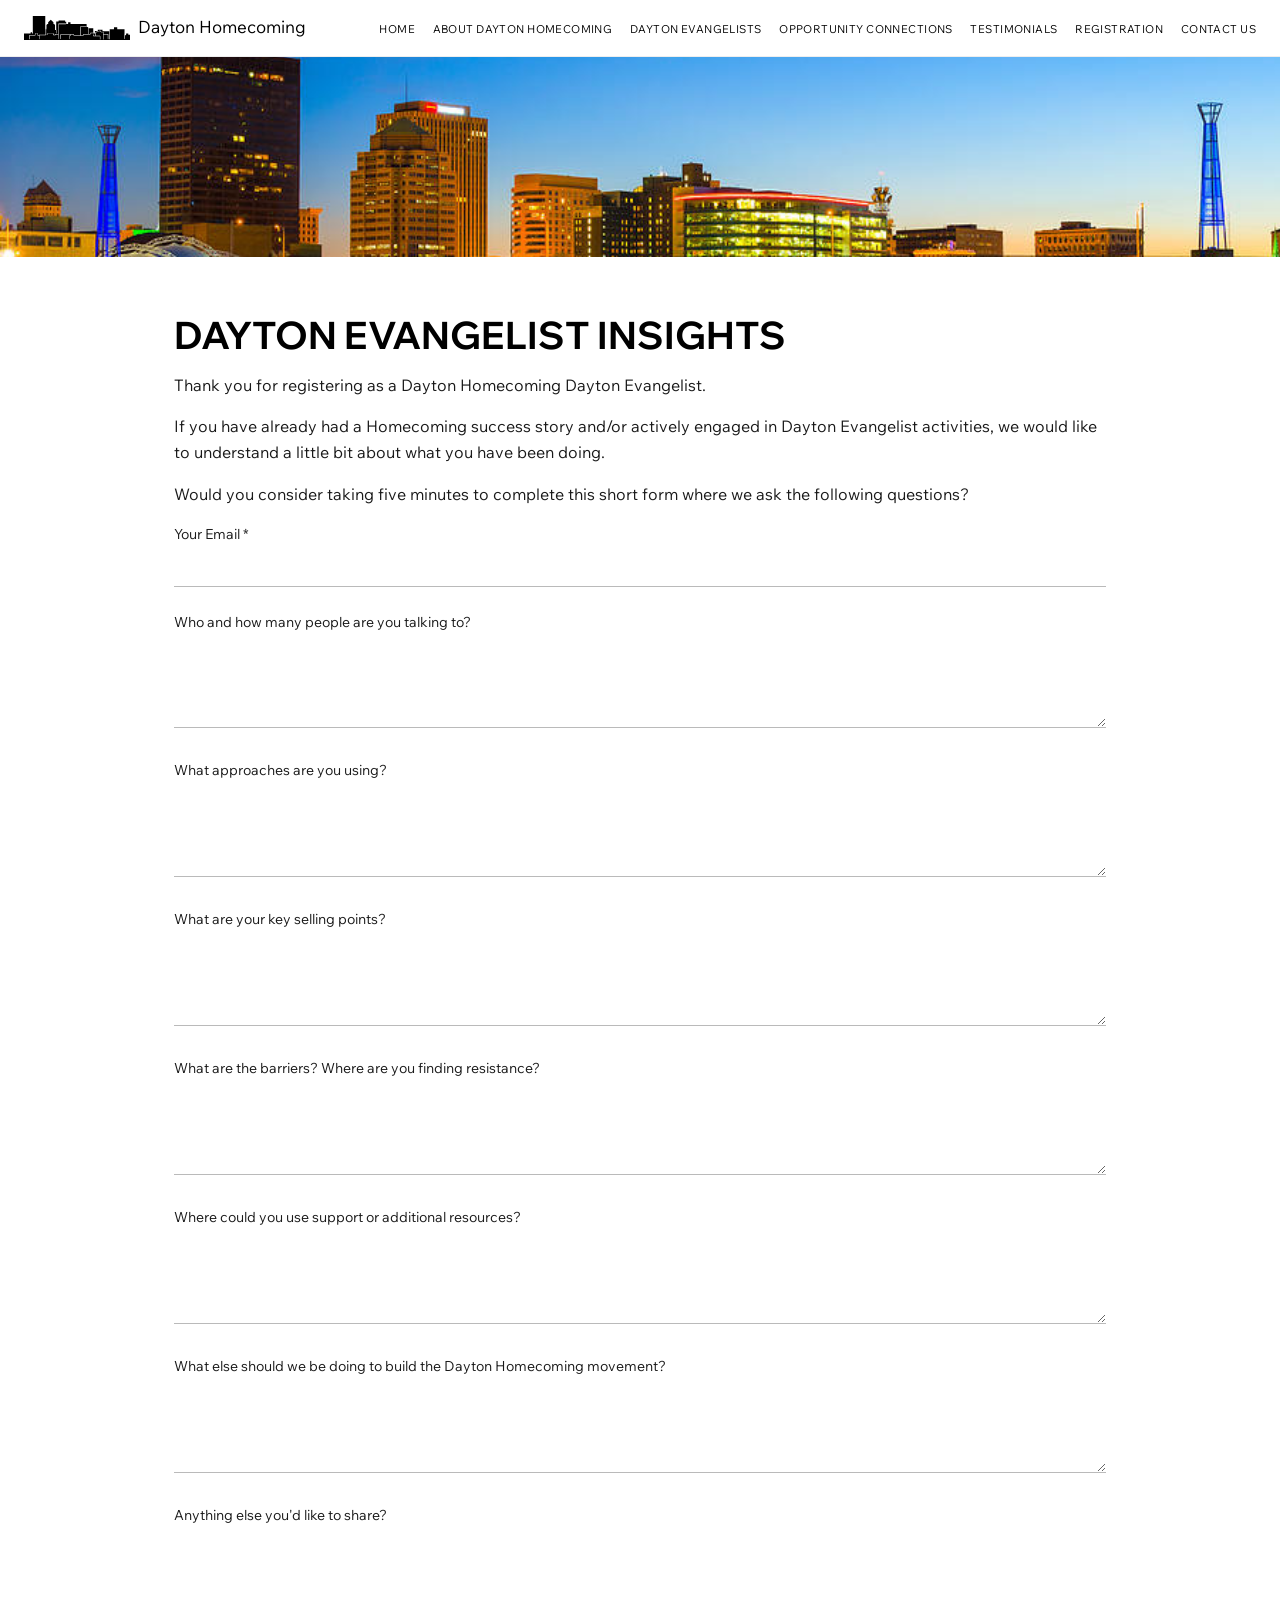
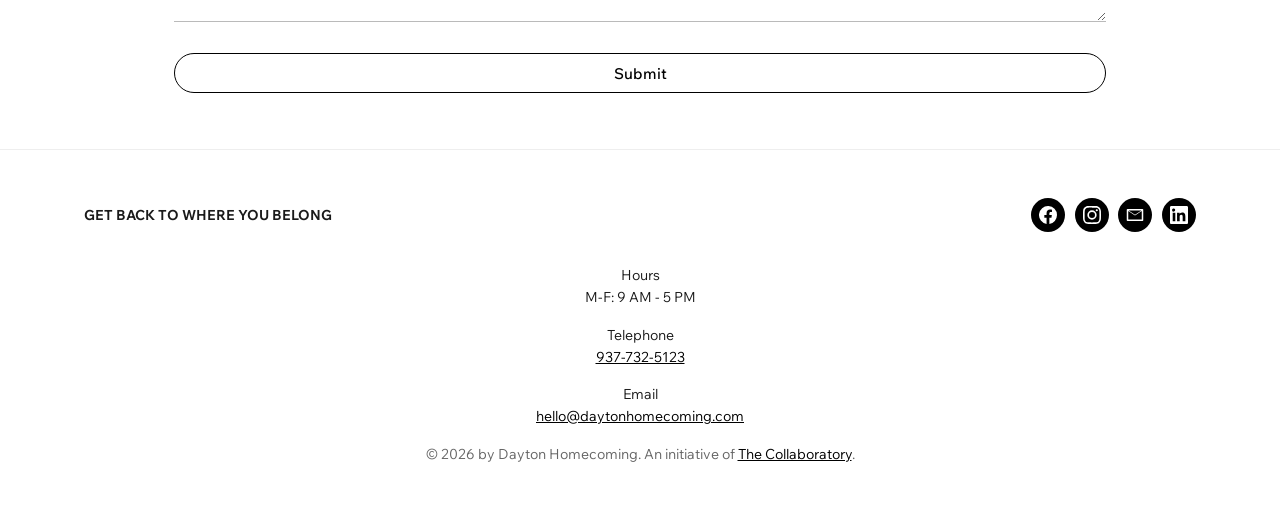
<file: insights.html>
<!DOCTYPE html>
<html lang="en">
<head>
  <meta charset="UTF-8">
  <meta name="viewport" content="width=device-width, initial-scale=1.0">
  <title>Dayton Evangelist Insights | Dayton Homecoming</title>
  <meta name="description" content="Share your Dayton Evangelist progress and insights with the Dayton Homecoming team.">
  <link rel="icon" type="image/svg+xml" href="images/skyline-mark.svg">
  <link rel="preconnect" href="https://fonts.googleapis.com">
  <link rel="preconnect" href="https://fonts.gstatic.com" crossorigin>
  <link href="https://fonts.googleapis.com/css2?family=Wix+Madefor+Display:wght@700&family=Wix+Madefor+Text:wght@400;500;700&display=swap" rel="stylesheet">
  <link rel="stylesheet" href="css/styles.css">
</head>
<body>
  <!-- Header -->
  <header>
    <div class="container">
      <a href="index.html" class="logo">
        <img src="images/skyline-mark.svg" alt="">
        <span>Dayton Homecoming</span>
      </a>
      <button class="menu-toggle" aria-label="Toggle menu" aria-expanded="false">&#9776;</button>
      <nav aria-label="Main">
        <ul>
          <li><a href="index.html">Home</a></li>
          <li><a href="about.html">About Dayton Homecoming</a></li>
          <li><a href="evangelists.html">Dayton Evangelists</a></li>
          <li><a href="connection.html">Opportunity Connections</a></li>
          <li><a href="testimonials.html">Testimonials</a></li>
          <li><a href="registration.html">Registration</a></li>
          <li><a href="contact.html">Contact Us</a></li>
        </ul>
      </nav>
    </div>
  </header>

  <div class="banner">
    <img src="images/page-banner.jpg" alt="Downtown Dayton skyline at dusk">
  </div>

  <section>
    <div class="container form-section">
      <h1>Dayton Evangelist Insights</h1>
      <p>Thank you for registering as a Dayton Homecoming Dayton Evangelist.</p>
      <p>If you have already had a Homecoming success story and/or actively engaged in Dayton Evangelist activities, we would like to understand a little bit about what you have been doing.</p>
      <p>Would you consider taking five minutes to complete this short form where we ask the following questions?</p>

      <form action="https://formsubmit.co/hello@daytonhomecoming.com" method="POST">
        <input type="hidden" name="_subject" value="Dayton Homecoming Evangelist Insights">
        <input type="hidden" name="_template" value="table">
        <input type="hidden" name="_next" value="https://daytonhomecoming.com/thanks.html">
        <input type="text" name="_honey" style="display:none" tabindex="-1" autocomplete="off">
        <div class="form-group">
          <label for="email" class="required">Your Email</label>
          <input type="email" id="email" name="email" required>
        </div>
        <div class="form-group">
          <label for="people_talking_to">Who and how many people are you talking to?</label>
          <textarea id="people_talking_to" name="people_talking_to"></textarea>
        </div>
        <div class="form-group">
          <label for="approaches">What approaches are you using?</label>
          <textarea id="approaches" name="approaches"></textarea>
        </div>
        <div class="form-group">
          <label for="selling_points">What are your key selling points?</label>
          <textarea id="selling_points" name="selling_points"></textarea>
        </div>
        <div class="form-group">
          <label for="barriers">What are the barriers? Where are you finding resistance?</label>
          <textarea id="barriers" name="barriers"></textarea>
        </div>
        <div class="form-group">
          <label for="support_needed">Where could you use support or additional resources?</label>
          <textarea id="support_needed" name="support_needed"></textarea>
        </div>
        <div class="form-group">
          <label for="movement_ideas">What else should we be doing to build the Dayton Homecoming movement?</label>
          <textarea id="movement_ideas" name="movement_ideas"></textarea>
        </div>
        <div class="form-group">
          <label for="anything_else">Anything else you'd like to share?</label>
          <textarea id="anything_else" name="anything_else"></textarea>
        </div>
        <button type="submit" class="btn btn-block">Submit</button>
      </form>
    </div>
  </section>

  <!-- Footer -->
  <footer>
    <div class="container">
      <div class="footer-top">
        <span class="tagline">Get Back to Where You Belong</span>
        <div class="social">
          <a href="https://www.facebook.com/groups/daytonhomecoming" target="_blank" rel="noopener" aria-label="Facebook"><svg viewBox="0 0 24 24"><path d="M24 12a12 12 0 1 0-13.9 11.9v-8.4H7.1V12h3V9.4c0-3 1.8-4.7 4.5-4.7 1.3 0 2.7.2 2.7.2v3h-1.5c-1.5 0-2 .9-2 1.9V12h3.3l-.5 3.5h-2.8v8.4A12 12 0 0 0 24 12z"/></svg></a>
          <a href="https://www.instagram.com/daytonhomecoming/" target="_blank" rel="noopener" aria-label="Instagram"><svg viewBox="0 0 24 24"><path d="M12 2.2c3.2 0 3.6 0 4.9.1 1.2.1 1.8.2 2.2.4.6.2 1 .5 1.4.9.4.4.7.8.9 1.4.2.4.4 1.1.4 2.2.1 1.3.1 1.6.1 4.8s0 3.6-.1 4.9c-.1 1.2-.2 1.8-.4 2.2-.2.6-.5 1-.9 1.4-.4.4-.8.7-1.4.9-.4.2-1.1.4-2.2.4-1.3.1-1.6.1-4.9.1s-3.6 0-4.9-.1c-1.2-.1-1.8-.2-2.2-.4-.6-.2-1-.5-1.4-.9-.4-.4-.7-.8-.9-1.4-.2-.4-.4-1.1-.4-2.2C2.2 15.6 2.2 15.2 2.2 12s0-3.6.1-4.9c.1-1.2.2-1.8.4-2.2.2-.6.5-1 .9-1.4.4-.4.8-.7 1.4-.9.4-.2 1.1-.4 2.2-.4 1.3-.1 1.6-.1 4.8-.1M12 0C8.7 0 8.3 0 7.1.1 5.8.1 4.9.3 4.1.6c-.8.3-1.5.7-2.1 1.4C1.3 2.6.9 3.3.6 4.1.3 4.9.1 5.8.1 7.1 0 8.3 0 8.7 0 12s0 3.7.1 4.9c.1 1.3.3 2.2.6 2.9.3.8.7 1.5 1.4 2.1.7.7 1.3 1.1 2.1 1.4.8.3 1.6.5 2.9.6 1.2.1 1.6.1 4.9.1s3.7 0 4.9-.1c1.3-.1 2.2-.3 2.9-.6.8-.3 1.5-.7 2.1-1.4.7-.7 1.1-1.3 1.4-2.1.3-.8.5-1.6.6-2.9.1-1.2.1-1.6.1-4.9s0-3.7-.1-4.9c-.1-1.3-.3-2.2-.6-2.9-.3-.8-.7-1.5-1.4-2.1C21.4 1.3 20.7.9 19.9.6 19.1.3 18.2.1 16.9.1 15.7 0 15.3 0 12 0zm0 5.8a6.2 6.2 0 1 0 0 12.4 6.2 6.2 0 0 0 0-12.4zM12 16a4 4 0 1 1 0-8 4 4 0 0 1 0 8zm6.4-11.8a1.4 1.4 0 1 0 0 2.9 1.4 1.4 0 0 0 0-2.9z"/></svg></a>
          <a href="mailto:hello@daytonhomecoming.com" aria-label="Email"><svg viewBox="0 0 24 24"><path d="M2 4h20a1 1 0 0 1 1 1v14a1 1 0 0 1-1 1H2a1 1 0 0 1-1-1V5a1 1 0 0 1 1-1zm10 8.6L3 6.7V18h18V6.7l-9 5.9zM3.4 6l8.6 5.6L20.6 6H3.4z"/></svg></a>
          <a href="https://www.linkedin.com/company/80828098" target="_blank" rel="noopener" aria-label="LinkedIn"><svg viewBox="0 0 24 24"><path d="M20.4 20.4h-3.5v-5.6c0-1.3 0-3-1.9-3s-2.1 1.4-2.1 2.9v5.7H9.4V9h3.4v1.6c.5-.9 1.6-1.9 3.4-1.9 3.6 0 4.3 2.4 4.3 5.5v6.2zM5.3 7.4a2.1 2.1 0 1 1 0-4.1 2.1 2.1 0 0 1 0 4.1zm1.8 13H3.6V9h3.5v11.4zM22.2 0H1.8C.8 0 0 .8 0 1.7v20.6c0 .9.8 1.7 1.8 1.7h20.4c1 0 1.8-.8 1.8-1.7V1.7C24 .8 23.2 0 22.2 0z"/></svg></a>
        </div>
      </div>
      <div class="footer-info">
        <p><span class="label">Hours</span>M-F: 9 AM - 5 PM</p>
        <p><span class="label">Telephone</span><a href="tel:+19377325123">937-732-5123</a></p>
        <p><span class="label">Email</span><a href="mailto:hello@daytonhomecoming.com">hello@daytonhomecoming.com</a></p>
      </div>
      <div class="footer-bottom">
        <p>&copy; <script>document.write(new Date().getFullYear())</script> by Dayton Homecoming. An initiative of <a href="https://www.daytoncollaboratory.org/" target="_blank" rel="noopener">The Collaboratory</a>.</p>
      </div>
    </div>
  </footer>

  <!-- Mobile Menu Script -->
  <script>
    var toggle = document.querySelector('.menu-toggle');
    var menu = document.querySelector('nav ul');
    toggle.addEventListener('click', function() {
      var open = menu.classList.toggle('active');
      toggle.setAttribute('aria-expanded', open ? 'true' : 'false');
    });
    document.querySelectorAll('nav a').forEach(function(link) {
      link.addEventListener('click', function() { menu.classList.remove('active'); });
    });
  </script>
</body>
</html>
</file>
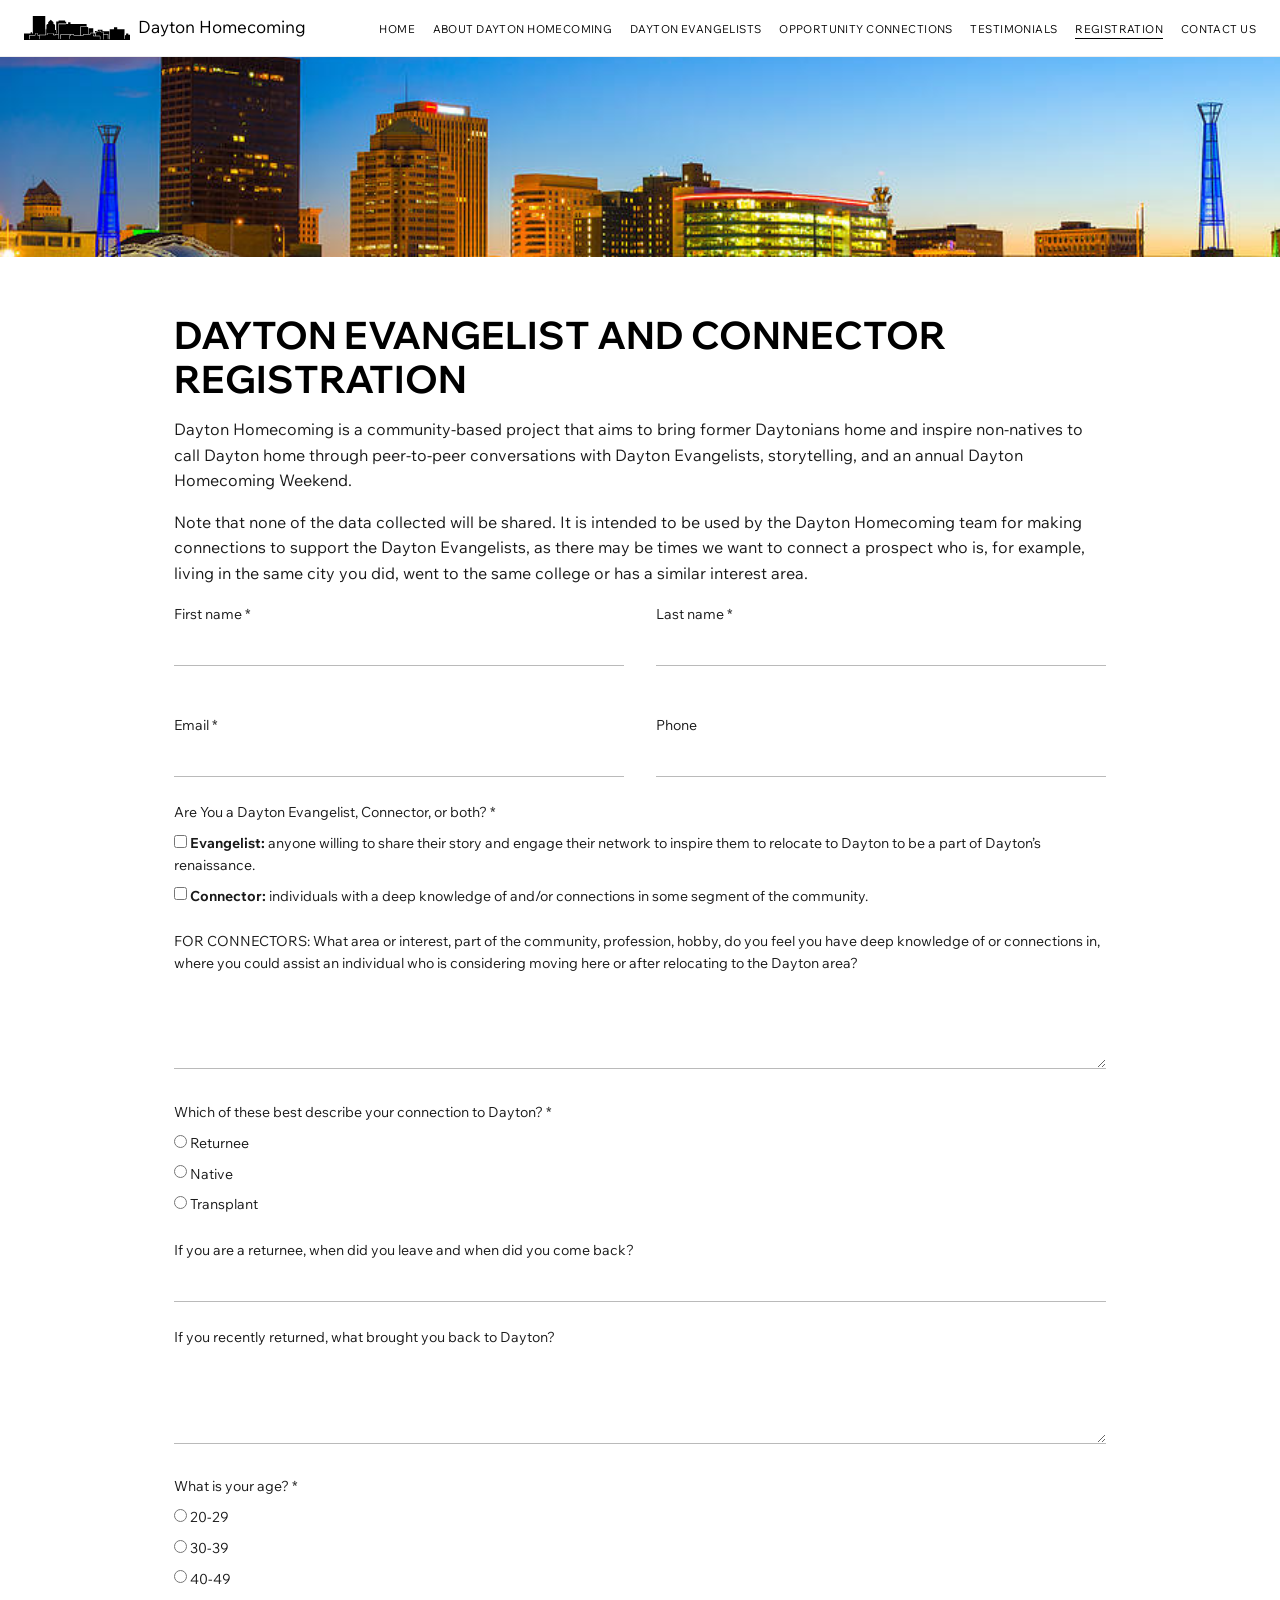
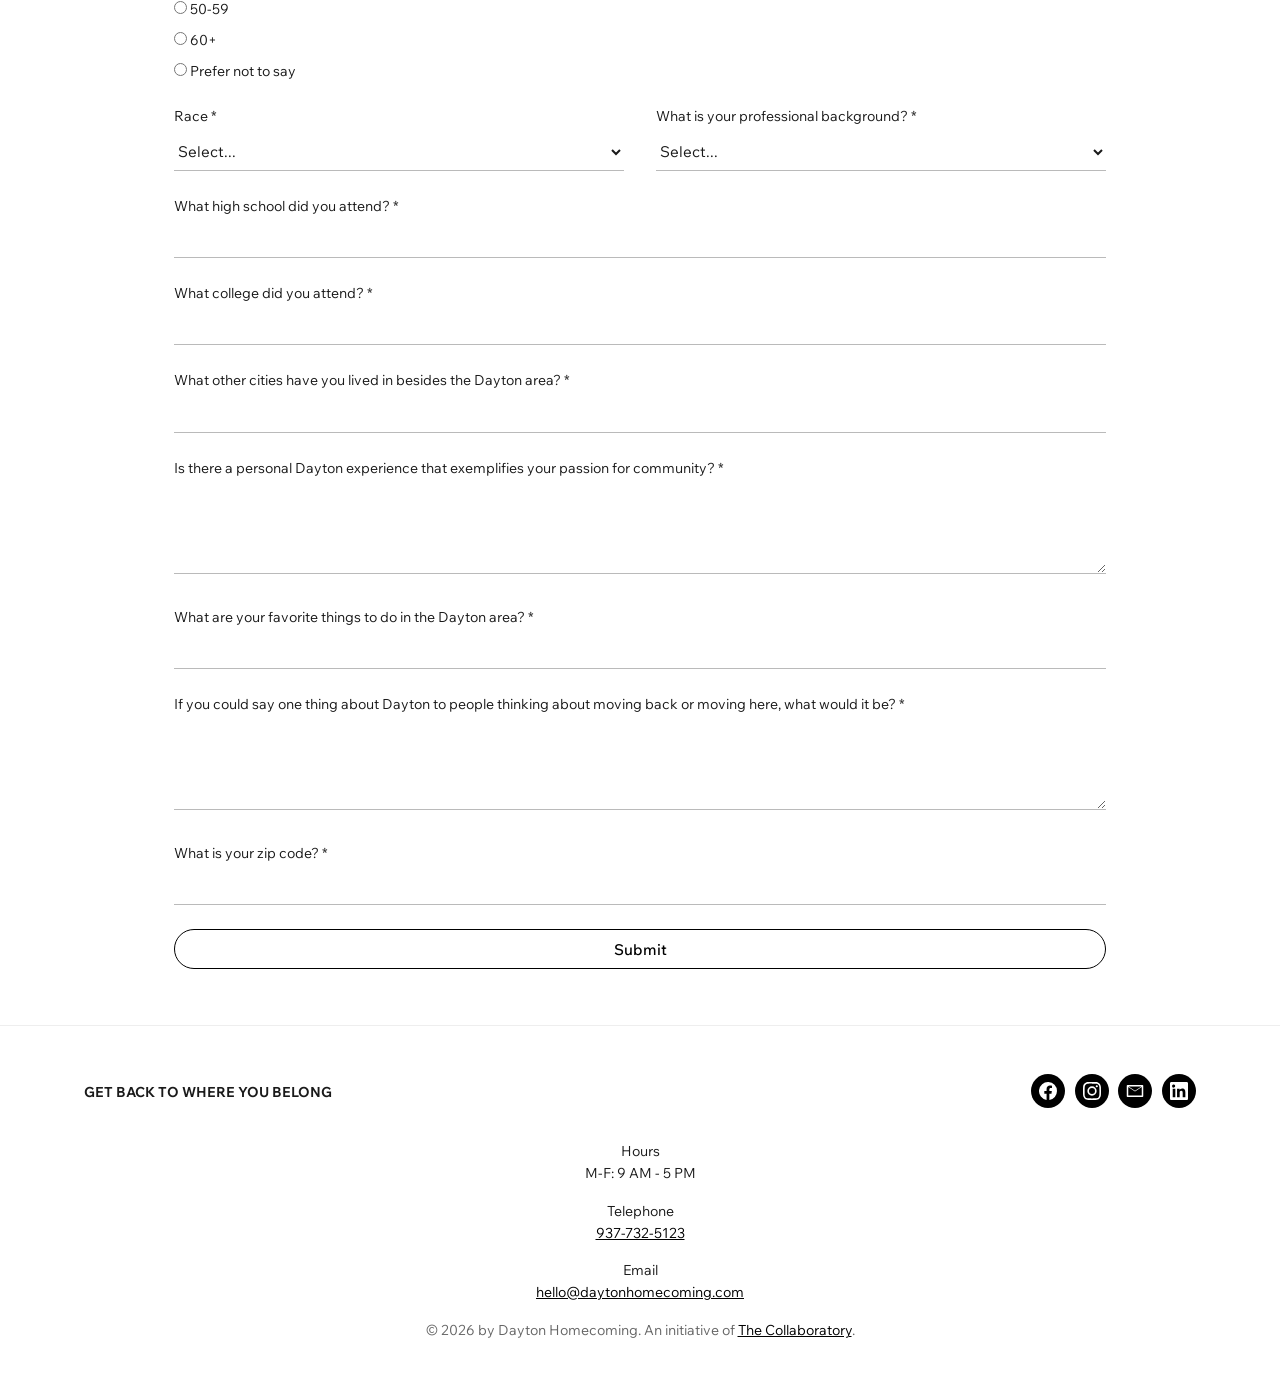
<file: registration.html>
<!DOCTYPE html>
<html lang="en">
<head>
  <meta charset="UTF-8">
  <meta name="viewport" content="width=device-width, initial-scale=1.0">
  <title>Registration | Dayton Homecoming</title>
  <meta name="description" content="Register as a Dayton Evangelist or Connector with Dayton Homecoming.">
  <link rel="icon" type="image/svg+xml" href="images/skyline-mark.svg">
  <link rel="preconnect" href="https://fonts.googleapis.com">
  <link rel="preconnect" href="https://fonts.gstatic.com" crossorigin>
  <link href="https://fonts.googleapis.com/css2?family=Wix+Madefor+Display:wght@700&family=Wix+Madefor+Text:wght@400;500;700&display=swap" rel="stylesheet">
  <link rel="stylesheet" href="css/styles.css">
</head>
<body>
  <!-- Header -->
  <header>
    <div class="container">
      <a href="index.html" class="logo">
        <img src="images/skyline-mark.svg" alt="">
        <span>Dayton Homecoming</span>
      </a>
      <button class="menu-toggle" aria-label="Toggle menu" aria-expanded="false">&#9776;</button>
      <nav aria-label="Main">
        <ul>
          <li><a href="index.html">Home</a></li>
          <li><a href="about.html">About Dayton Homecoming</a></li>
          <li><a href="evangelists.html">Dayton Evangelists</a></li>
          <li><a href="connection.html">Opportunity Connections</a></li>
          <li><a href="testimonials.html">Testimonials</a></li>
          <li><a href="registration.html" class="active">Registration</a></li>
          <li><a href="contact.html">Contact Us</a></li>
        </ul>
      </nav>
    </div>
  </header>

  <div class="banner">
    <img src="images/page-banner.jpg" alt="Downtown Dayton skyline at dusk">
  </div>

  <section>
    <div class="container form-section">
      <h1>Dayton Evangelist and Connector Registration</h1>
      <p>Dayton Homecoming is a community-based project that aims to bring former Daytonians home and inspire non-natives to call Dayton home through peer-to-peer conversations with Dayton Evangelists, storytelling, and an annual Dayton Homecoming Weekend.</p>
      <p>Note that none of the data collected will be shared. It is intended to be used by the Dayton Homecoming team for making connections to support the Dayton Evangelists, as there may be times we want to connect a prospect who is, for example, living in the same city you did, went to the same college or has a similar interest area.</p>

      <form action="https://formsubmit.co/hello@daytonhomecoming.com" method="POST">
        <input type="hidden" name="_subject" value="Dayton Homecoming Evangelist/Connector Registration">
        <input type="hidden" name="_template" value="table">
        <input type="hidden" name="_next" value="https://daytonhomecoming.com/thanks.html">
        <input type="text" name="_honey" style="display:none" tabindex="-1" autocomplete="off">

        <div class="row">
          <div class="form-group">
            <label for="first_name" class="required">First name</label>
            <input type="text" id="first_name" name="first_name" required>
          </div>
          <div class="form-group">
            <label for="last_name" class="required">Last name</label>
            <input type="text" id="last_name" name="last_name" required>
          </div>
          <div class="form-group">
            <label for="email" class="required">Email</label>
            <input type="email" id="email" name="email" required>
          </div>
          <div class="form-group">
            <label for="phone">Phone</label>
            <input type="tel" id="phone" name="phone">
          </div>
        </div>

        <div class="form-group">
          <span class="group-label required">Are You a Dayton Evangelist, Connector, or both?</span>
          <label class="choice"><input type="checkbox" name="role" value="Evangelist"> <span><strong>Evangelist:</strong> anyone willing to share their story and engage their network to inspire them to relocate to Dayton to be a part of Dayton&rsquo;s renaissance.</span></label>
          <label class="choice"><input type="checkbox" name="role" value="Connector"> <span><strong>Connector:</strong> individuals with a deep knowledge of and/or connections in some segment of the community.</span></label>
        </div>

        <div class="form-group">
          <label for="connector_areas">FOR CONNECTORS: What area or interest, part of the community, profession, hobby, do you feel you have deep knowledge of or connections in, where you could assist an individual who is considering moving here or after relocating to the Dayton area?</label>
          <textarea id="connector_areas" name="connector_areas"></textarea>
        </div>

        <div class="form-group">
          <span class="group-label required">Which of these best describe your connection to Dayton?</span>
              <label class="choice"><input type="radio" name="dayton_connection" value="Returnee" required> Returnee</label>
              <label class="choice"><input type="radio" name="dayton_connection" value="Native"> Native</label>
              <label class="choice"><input type="radio" name="dayton_connection" value="Transplant"> Transplant</label>
        </div>

        <div class="form-group">
          <label for="returnee_dates">If you are a returnee, when did you leave and when did you come back?</label>
          <input type="text" id="returnee_dates" name="returnee_dates">
        </div>

        <div class="form-group">
          <label for="what_brought_you_back">If you recently returned, what brought you back to Dayton?</label>
          <textarea id="what_brought_you_back" name="what_brought_you_back"></textarea>
        </div>

        <div class="form-group">
          <span class="group-label required">What is your age?</span>
              <label class="choice"><input type="radio" name="age" value="20-29" required> 20-29</label>
              <label class="choice"><input type="radio" name="age" value="30-39"> 30-39</label>
              <label class="choice"><input type="radio" name="age" value="40-49"> 40-49</label>
              <label class="choice"><input type="radio" name="age" value="50-59"> 50-59</label>
              <label class="choice"><input type="radio" name="age" value="60+"> 60+</label>
              <label class="choice"><input type="radio" name="age" value="Prefer not to say"> Prefer not to say</label>
        </div>

        <div class="row">
          <div class="form-group">
            <label for="race" class="required">Race</label>
            <select id="race" name="race" required>
              <option value="">Select...</option>
                <option value="Asian / Pacific Islander">Asian / Pacific Islander</option>
                <option value="Black / African-American">Black / African-American</option>
                <option value="Hispanic or Latino">Hispanic or Latino</option>
                <option value="Native American or American Indian">Native American or American Indian</option>
                <option value="White">White</option>
                <option value="Other">Other</option>
                <option value="Prefer not to say">Prefer not to say</option>
            </select>
          </div>
          <div class="form-group">
            <label for="professional_background" class="required">What is your professional background?</label>
            <select id="professional_background" name="professional_background" required>
              <option value="">Select...</option>
                <option value="Academic/Teacher">Academic/Teacher</option>
                <option value="Accounting, Banking, or Finance">Accounting, Banking, or Finance</option>
                <option value="Engineering">Engineering</option>
                <option value="Entrepreneur">Entrepreneur</option>
                <option value="Government">Government</option>
                <option value="Healthcare">Healthcare</option>
                <option value="Legal">Legal</option>
                <option value="Marketing">Marketing</option>
                <option value="Non-Profit/Community Sector">Non-Profit/Community Sector</option>
                <option value="Science and Research">Science and Research</option>
                <option value="Technology/IT">Technology/IT</option>
                <option value="Other">Other</option>
            </select>
          </div>
        </div>

        <div class="form-group">
          <label for="high_school" class="required">What high school did you attend?</label>
          <input type="text" id="high_school" name="high_school" required>
        </div>
        <div class="form-group">
          <label for="college" class="required">What college did you attend?</label>
          <input type="text" id="college" name="college" required>
        </div>
        <div class="form-group">
          <label for="other_cities" class="required">What other cities have you lived in besides the Dayton area?</label>
          <input type="text" id="other_cities" name="other_cities" required>
        </div>
        <div class="form-group">
          <label for="community_experience" class="required">Is there a personal Dayton experience that exemplifies your passion for community?</label>
          <textarea id="community_experience" name="community_experience" required></textarea>
        </div>
        <div class="form-group">
          <label for="favorite_things" class="required">What are your favorite things to do in the Dayton area?</label>
          <input type="text" id="favorite_things" name="favorite_things" required>
        </div>
        <div class="form-group">
          <label for="one_thing" class="required">If you could say one thing about Dayton to people thinking about moving back or moving here, what would it be?</label>
          <textarea id="one_thing" name="one_thing" required></textarea>
        </div>
        <div class="form-group">
          <label for="zip" class="required">What is your zip code?</label>
          <input type="text" id="zip" name="zip" inputmode="numeric" required>
        </div>

        <button type="submit" class="btn btn-block">Submit</button>
      </form>
    </div>
  </section>

  <!-- Footer -->
  <footer>
    <div class="container">
      <div class="footer-top">
        <span class="tagline">Get Back to Where You Belong</span>
        <div class="social">
          <a href="https://www.facebook.com/groups/daytonhomecoming" target="_blank" rel="noopener" aria-label="Facebook"><svg viewBox="0 0 24 24"><path d="M24 12a12 12 0 1 0-13.9 11.9v-8.4H7.1V12h3V9.4c0-3 1.8-4.7 4.5-4.7 1.3 0 2.7.2 2.7.2v3h-1.5c-1.5 0-2 .9-2 1.9V12h3.3l-.5 3.5h-2.8v8.4A12 12 0 0 0 24 12z"/></svg></a>
          <a href="https://www.instagram.com/daytonhomecoming/" target="_blank" rel="noopener" aria-label="Instagram"><svg viewBox="0 0 24 24"><path d="M12 2.2c3.2 0 3.6 0 4.9.1 1.2.1 1.8.2 2.2.4.6.2 1 .5 1.4.9.4.4.7.8.9 1.4.2.4.4 1.1.4 2.2.1 1.3.1 1.6.1 4.8s0 3.6-.1 4.9c-.1 1.2-.2 1.8-.4 2.2-.2.6-.5 1-.9 1.4-.4.4-.8.7-1.4.9-.4.2-1.1.4-2.2.4-1.3.1-1.6.1-4.9.1s-3.6 0-4.9-.1c-1.2-.1-1.8-.2-2.2-.4-.6-.2-1-.5-1.4-.9-.4-.4-.7-.8-.9-1.4-.2-.4-.4-1.1-.4-2.2C2.2 15.6 2.2 15.2 2.2 12s0-3.6.1-4.9c.1-1.2.2-1.8.4-2.2.2-.6.5-1 .9-1.4.4-.4.8-.7 1.4-.9.4-.2 1.1-.4 2.2-.4 1.3-.1 1.6-.1 4.8-.1M12 0C8.7 0 8.3 0 7.1.1 5.8.1 4.9.3 4.1.6c-.8.3-1.5.7-2.1 1.4C1.3 2.6.9 3.3.6 4.1.3 4.9.1 5.8.1 7.1 0 8.3 0 8.7 0 12s0 3.7.1 4.9c.1 1.3.3 2.2.6 2.9.3.8.7 1.5 1.4 2.1.7.7 1.3 1.1 2.1 1.4.8.3 1.6.5 2.9.6 1.2.1 1.6.1 4.9.1s3.7 0 4.9-.1c1.3-.1 2.2-.3 2.9-.6.8-.3 1.5-.7 2.1-1.4.7-.7 1.1-1.3 1.4-2.1.3-.8.5-1.6.6-2.9.1-1.2.1-1.6.1-4.9s0-3.7-.1-4.9c-.1-1.3-.3-2.2-.6-2.9-.3-.8-.7-1.5-1.4-2.1C21.4 1.3 20.7.9 19.9.6 19.1.3 18.2.1 16.9.1 15.7 0 15.3 0 12 0zm0 5.8a6.2 6.2 0 1 0 0 12.4 6.2 6.2 0 0 0 0-12.4zM12 16a4 4 0 1 1 0-8 4 4 0 0 1 0 8zm6.4-11.8a1.4 1.4 0 1 0 0 2.9 1.4 1.4 0 0 0 0-2.9z"/></svg></a>
          <a href="mailto:hello@daytonhomecoming.com" aria-label="Email"><svg viewBox="0 0 24 24"><path d="M2 4h20a1 1 0 0 1 1 1v14a1 1 0 0 1-1 1H2a1 1 0 0 1-1-1V5a1 1 0 0 1 1-1zm10 8.6L3 6.7V18h18V6.7l-9 5.9zM3.4 6l8.6 5.6L20.6 6H3.4z"/></svg></a>
          <a href="https://www.linkedin.com/company/80828098" target="_blank" rel="noopener" aria-label="LinkedIn"><svg viewBox="0 0 24 24"><path d="M20.4 20.4h-3.5v-5.6c0-1.3 0-3-1.9-3s-2.1 1.4-2.1 2.9v5.7H9.4V9h3.4v1.6c.5-.9 1.6-1.9 3.4-1.9 3.6 0 4.3 2.4 4.3 5.5v6.2zM5.3 7.4a2.1 2.1 0 1 1 0-4.1 2.1 2.1 0 0 1 0 4.1zm1.8 13H3.6V9h3.5v11.4zM22.2 0H1.8C.8 0 0 .8 0 1.7v20.6c0 .9.8 1.7 1.8 1.7h20.4c1 0 1.8-.8 1.8-1.7V1.7C24 .8 23.2 0 22.2 0z"/></svg></a>
        </div>
      </div>
      <div class="footer-info">
        <p><span class="label">Hours</span>M-F: 9 AM - 5 PM</p>
        <p><span class="label">Telephone</span><a href="tel:+19377325123">937-732-5123</a></p>
        <p><span class="label">Email</span><a href="mailto:hello@daytonhomecoming.com">hello@daytonhomecoming.com</a></p>
      </div>
      <div class="footer-bottom">
        <p>&copy; <script>document.write(new Date().getFullYear())</script> by Dayton Homecoming. An initiative of <a href="https://www.daytoncollaboratory.org/" target="_blank" rel="noopener">The Collaboratory</a>.</p>
      </div>
    </div>
  </footer>

  <!-- Mobile Menu Script -->
  <script>
    var toggle = document.querySelector('.menu-toggle');
    var menu = document.querySelector('nav ul');
    toggle.addEventListener('click', function() {
      var open = menu.classList.toggle('active');
      toggle.setAttribute('aria-expanded', open ? 'true' : 'false');
    });
    document.querySelectorAll('nav a').forEach(function(link) {
      link.addEventListener('click', function() { menu.classList.remove('active'); });
    });
  </script>
</body>
</html>
</file>
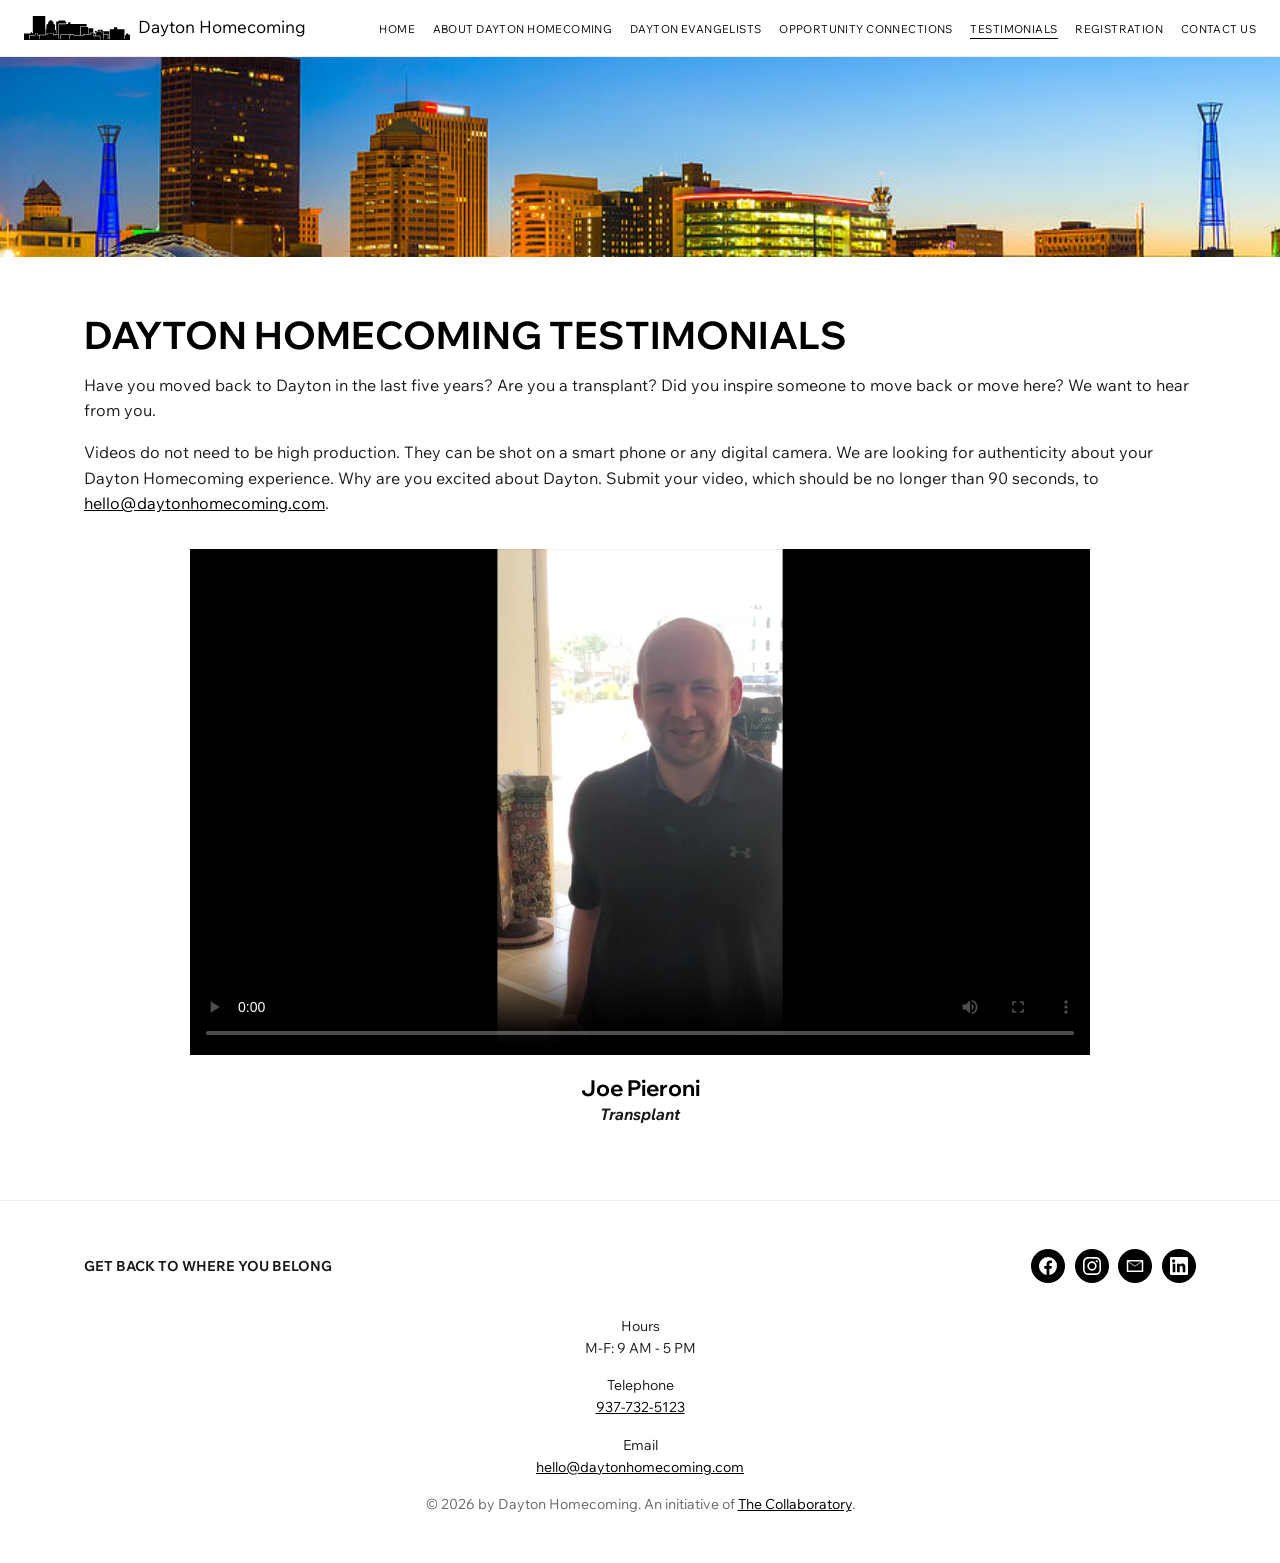
<file: testimonials.html>
<!DOCTYPE html>
<html lang="en">
<head>
  <meta charset="UTF-8">
  <meta name="viewport" content="width=device-width, initial-scale=1.0">
  <title>Testimonials | Dayton Homecoming</title>
  <meta name="description" content="Watch Dayton Homecoming stories and submit your own testimonial video.">
  <link rel="icon" type="image/svg+xml" href="images/skyline-mark.svg">
  <link rel="preconnect" href="https://fonts.googleapis.com">
  <link rel="preconnect" href="https://fonts.gstatic.com" crossorigin>
  <link href="https://fonts.googleapis.com/css2?family=Wix+Madefor+Display:wght@700&family=Wix+Madefor+Text:wght@400;500;700&display=swap" rel="stylesheet">
  <link rel="stylesheet" href="css/styles.css">
</head>
<body>
  <!-- Header -->
  <header>
    <div class="container">
      <a href="index.html" class="logo">
        <img src="images/skyline-mark.svg" alt="">
        <span>Dayton Homecoming</span>
      </a>
      <button class="menu-toggle" aria-label="Toggle menu" aria-expanded="false">&#9776;</button>
      <nav aria-label="Main">
        <ul>
          <li><a href="index.html">Home</a></li>
          <li><a href="about.html">About Dayton Homecoming</a></li>
          <li><a href="evangelists.html">Dayton Evangelists</a></li>
          <li><a href="connection.html">Opportunity Connections</a></li>
          <li><a href="testimonials.html" class="active">Testimonials</a></li>
          <li><a href="registration.html">Registration</a></li>
          <li><a href="contact.html">Contact Us</a></li>
        </ul>
      </nav>
    </div>
  </header>

  <div class="banner">
    <img src="images/page-banner.jpg" alt="Downtown Dayton skyline at dusk">
  </div>

  <section>
    <div class="container">
      <h1>Dayton Homecoming Testimonials</h1>
      <p>Have you moved back to Dayton in the last five years? Are you a transplant? Did you inspire someone to move back or move here? We want to hear from you.</p>
      <p>Videos do not need to be high production. They can be shot on a smart phone or any digital camera. We are looking for authenticity about your Dayton Homecoming experience. Why are you excited about Dayton. Submit your video, which should be no longer than 90 seconds, to <a href="mailto:hello@daytonhomecoming.com">hello@daytonhomecoming.com</a>.</p>

      <div class="testimonial">
        <video controls preload="metadata" poster="images/testimonial-joe-pieroni-poster.jpg">
          <source src="videos/testimonial-joe-pieroni.mp4" type="video/mp4">
          Your browser does not support the video tag.
        </video>
        <h3>Joe Pieroni</h3>
        <p class="role">Transplant</p>
      </div>
    </div>
  </section>

  <!-- Footer -->
  <footer>
    <div class="container">
      <div class="footer-top">
        <span class="tagline">Get Back to Where You Belong</span>
        <div class="social">
          <a href="https://www.facebook.com/groups/daytonhomecoming" target="_blank" rel="noopener" aria-label="Facebook"><svg viewBox="0 0 24 24"><path d="M24 12a12 12 0 1 0-13.9 11.9v-8.4H7.1V12h3V9.4c0-3 1.8-4.7 4.5-4.7 1.3 0 2.7.2 2.7.2v3h-1.5c-1.5 0-2 .9-2 1.9V12h3.3l-.5 3.5h-2.8v8.4A12 12 0 0 0 24 12z"/></svg></a>
          <a href="https://www.instagram.com/daytonhomecoming/" target="_blank" rel="noopener" aria-label="Instagram"><svg viewBox="0 0 24 24"><path d="M12 2.2c3.2 0 3.6 0 4.9.1 1.2.1 1.8.2 2.2.4.6.2 1 .5 1.4.9.4.4.7.8.9 1.4.2.4.4 1.1.4 2.2.1 1.3.1 1.6.1 4.8s0 3.6-.1 4.9c-.1 1.2-.2 1.8-.4 2.2-.2.6-.5 1-.9 1.4-.4.4-.8.7-1.4.9-.4.2-1.1.4-2.2.4-1.3.1-1.6.1-4.9.1s-3.6 0-4.9-.1c-1.2-.1-1.8-.2-2.2-.4-.6-.2-1-.5-1.4-.9-.4-.4-.7-.8-.9-1.4-.2-.4-.4-1.1-.4-2.2C2.2 15.6 2.2 15.2 2.2 12s0-3.6.1-4.9c.1-1.2.2-1.8.4-2.2.2-.6.5-1 .9-1.4.4-.4.8-.7 1.4-.9.4-.2 1.1-.4 2.2-.4 1.3-.1 1.6-.1 4.8-.1M12 0C8.7 0 8.3 0 7.1.1 5.8.1 4.9.3 4.1.6c-.8.3-1.5.7-2.1 1.4C1.3 2.6.9 3.3.6 4.1.3 4.9.1 5.8.1 7.1 0 8.3 0 8.7 0 12s0 3.7.1 4.9c.1 1.3.3 2.2.6 2.9.3.8.7 1.5 1.4 2.1.7.7 1.3 1.1 2.1 1.4.8.3 1.6.5 2.9.6 1.2.1 1.6.1 4.9.1s3.7 0 4.9-.1c1.3-.1 2.2-.3 2.9-.6.8-.3 1.5-.7 2.1-1.4.7-.7 1.1-1.3 1.4-2.1.3-.8.5-1.6.6-2.9.1-1.2.1-1.6.1-4.9s0-3.7-.1-4.9c-.1-1.3-.3-2.2-.6-2.9-.3-.8-.7-1.5-1.4-2.1C21.4 1.3 20.7.9 19.9.6 19.1.3 18.2.1 16.9.1 15.7 0 15.3 0 12 0zm0 5.8a6.2 6.2 0 1 0 0 12.4 6.2 6.2 0 0 0 0-12.4zM12 16a4 4 0 1 1 0-8 4 4 0 0 1 0 8zm6.4-11.8a1.4 1.4 0 1 0 0 2.9 1.4 1.4 0 0 0 0-2.9z"/></svg></a>
          <a href="mailto:hello@daytonhomecoming.com" aria-label="Email"><svg viewBox="0 0 24 24"><path d="M2 4h20a1 1 0 0 1 1 1v14a1 1 0 0 1-1 1H2a1 1 0 0 1-1-1V5a1 1 0 0 1 1-1zm10 8.6L3 6.7V18h18V6.7l-9 5.9zM3.4 6l8.6 5.6L20.6 6H3.4z"/></svg></a>
          <a href="https://www.linkedin.com/company/80828098" target="_blank" rel="noopener" aria-label="LinkedIn"><svg viewBox="0 0 24 24"><path d="M20.4 20.4h-3.5v-5.6c0-1.3 0-3-1.9-3s-2.1 1.4-2.1 2.9v5.7H9.4V9h3.4v1.6c.5-.9 1.6-1.9 3.4-1.9 3.6 0 4.3 2.4 4.3 5.5v6.2zM5.3 7.4a2.1 2.1 0 1 1 0-4.1 2.1 2.1 0 0 1 0 4.1zm1.8 13H3.6V9h3.5v11.4zM22.2 0H1.8C.8 0 0 .8 0 1.7v20.6c0 .9.8 1.7 1.8 1.7h20.4c1 0 1.8-.8 1.8-1.7V1.7C24 .8 23.2 0 22.2 0z"/></svg></a>
        </div>
      </div>
      <div class="footer-info">
        <p><span class="label">Hours</span>M-F: 9 AM - 5 PM</p>
        <p><span class="label">Telephone</span><a href="tel:+19377325123">937-732-5123</a></p>
        <p><span class="label">Email</span><a href="mailto:hello@daytonhomecoming.com">hello@daytonhomecoming.com</a></p>
      </div>
      <div class="footer-bottom">
        <p>&copy; <script>document.write(new Date().getFullYear())</script> by Dayton Homecoming. An initiative of <a href="https://www.daytoncollaboratory.org/" target="_blank" rel="noopener">The Collaboratory</a>.</p>
      </div>
    </div>
  </footer>

  <!-- Mobile Menu Script -->
  <script>
    var toggle = document.querySelector('.menu-toggle');
    var menu = document.querySelector('nav ul');
    toggle.addEventListener('click', function() {
      var open = menu.classList.toggle('active');
      toggle.setAttribute('aria-expanded', open ? 'true' : 'false');
    });
    document.querySelectorAll('nav a').forEach(function(link) {
      link.addEventListener('click', function() { menu.classList.remove('active'); });
    });
  </script>
</body>
</html>
</file>
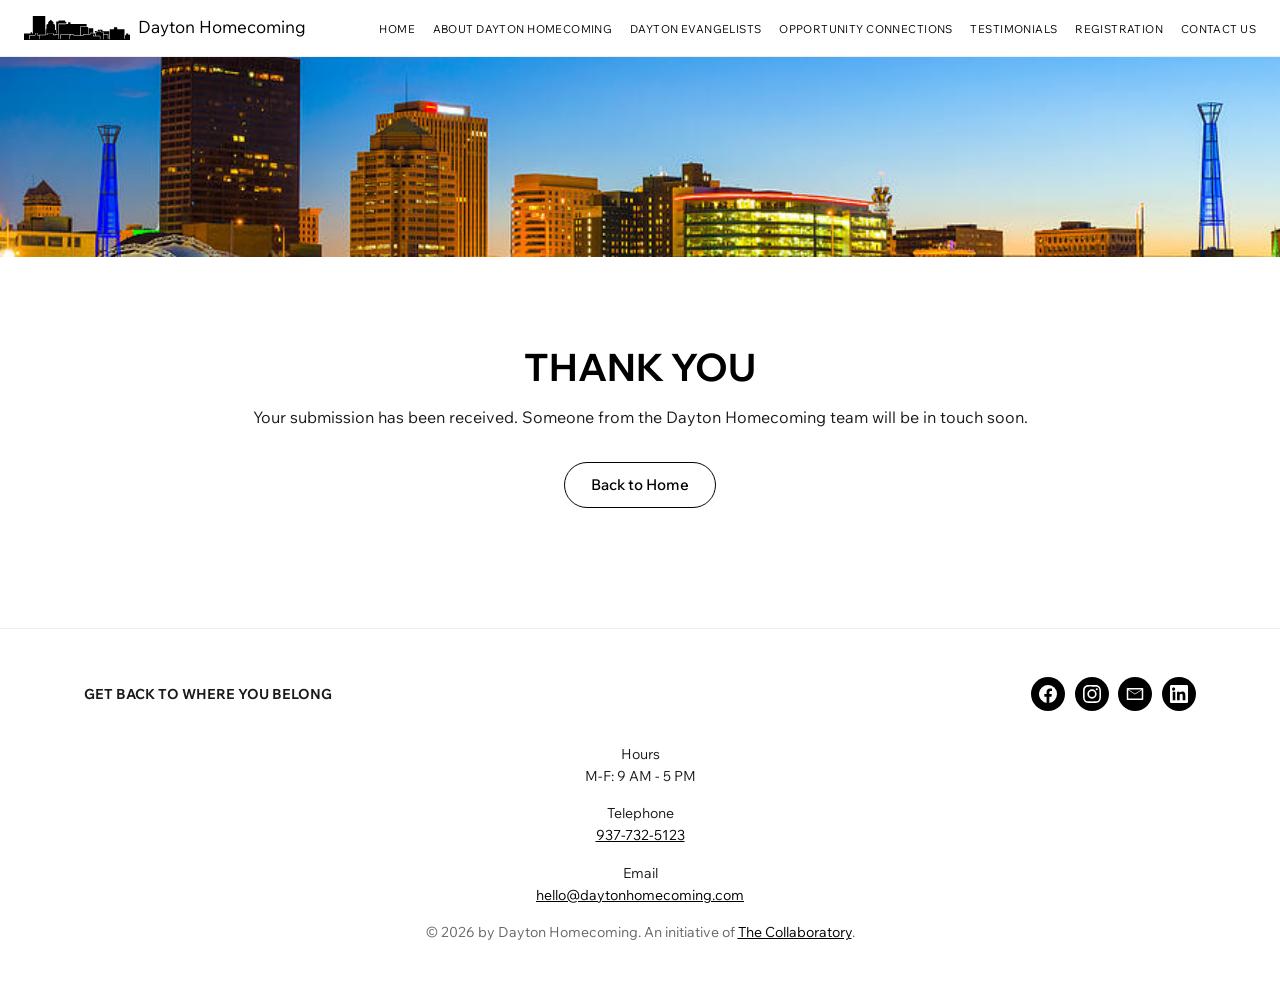
<file: thanks.html>
<!DOCTYPE html>
<html lang="en">
<head>
  <meta charset="UTF-8">
  <meta name="viewport" content="width=device-width, initial-scale=1.0">
  <title>Thank You | Dayton Homecoming</title>
  <meta name="description" content="Thanks for reaching out to Dayton Homecoming.">
  <link rel="icon" type="image/svg+xml" href="images/skyline-mark.svg">
  <link rel="preconnect" href="https://fonts.googleapis.com">
  <link rel="preconnect" href="https://fonts.gstatic.com" crossorigin>
  <link href="https://fonts.googleapis.com/css2?family=Wix+Madefor+Display:wght@700&family=Wix+Madefor+Text:wght@400;500;700&display=swap" rel="stylesheet">
  <link rel="stylesheet" href="css/styles.css">
</head>
<body>
  <!-- Header -->
  <header>
    <div class="container">
      <a href="index.html" class="logo">
        <img src="images/skyline-mark.svg" alt="">
        <span>Dayton Homecoming</span>
      </a>
      <button class="menu-toggle" aria-label="Toggle menu" aria-expanded="false">&#9776;</button>
      <nav aria-label="Main">
        <ul>
          <li><a href="index.html">Home</a></li>
          <li><a href="about.html">About Dayton Homecoming</a></li>
          <li><a href="evangelists.html">Dayton Evangelists</a></li>
          <li><a href="connection.html">Opportunity Connections</a></li>
          <li><a href="testimonials.html">Testimonials</a></li>
          <li><a href="registration.html">Registration</a></li>
          <li><a href="contact.html">Contact Us</a></li>
        </ul>
      </nav>
    </div>
  </header>

  <div class="banner">
    <img src="images/page-banner.jpg" alt="Downtown Dayton skyline at dusk">
  </div>

  
  <section>
    <div class="container narrow" style="text-align:center; padding: 2rem 1.5rem 3rem;">
      <h1>Thank You</h1>
      <p>Your submission has been received. Someone from the Dayton Homecoming team will be in touch soon.</p>
      <p style="margin-top:2rem;"><a href="index.html" class="btn">Back to Home</a></p>
    </div>
  </section>

  <!-- Footer -->
  <footer>
    <div class="container">
      <div class="footer-top">
        <span class="tagline">Get Back to Where You Belong</span>
        <div class="social">
          <a href="https://www.facebook.com/groups/daytonhomecoming" target="_blank" rel="noopener" aria-label="Facebook"><svg viewBox="0 0 24 24"><path d="M24 12a12 12 0 1 0-13.9 11.9v-8.4H7.1V12h3V9.4c0-3 1.8-4.7 4.5-4.7 1.3 0 2.7.2 2.7.2v3h-1.5c-1.5 0-2 .9-2 1.9V12h3.3l-.5 3.5h-2.8v8.4A12 12 0 0 0 24 12z"/></svg></a>
          <a href="https://www.instagram.com/daytonhomecoming/" target="_blank" rel="noopener" aria-label="Instagram"><svg viewBox="0 0 24 24"><path d="M12 2.2c3.2 0 3.6 0 4.9.1 1.2.1 1.8.2 2.2.4.6.2 1 .5 1.4.9.4.4.7.8.9 1.4.2.4.4 1.1.4 2.2.1 1.3.1 1.6.1 4.8s0 3.6-.1 4.9c-.1 1.2-.2 1.8-.4 2.2-.2.6-.5 1-.9 1.4-.4.4-.8.7-1.4.9-.4.2-1.1.4-2.2.4-1.3.1-1.6.1-4.9.1s-3.6 0-4.9-.1c-1.2-.1-1.8-.2-2.2-.4-.6-.2-1-.5-1.4-.9-.4-.4-.7-.8-.9-1.4-.2-.4-.4-1.1-.4-2.2C2.2 15.6 2.2 15.2 2.2 12s0-3.6.1-4.9c.1-1.2.2-1.8.4-2.2.2-.6.5-1 .9-1.4.4-.4.8-.7 1.4-.9.4-.2 1.1-.4 2.2-.4 1.3-.1 1.6-.1 4.8-.1M12 0C8.7 0 8.3 0 7.1.1 5.8.1 4.9.3 4.1.6c-.8.3-1.5.7-2.1 1.4C1.3 2.6.9 3.3.6 4.1.3 4.9.1 5.8.1 7.1 0 8.3 0 8.7 0 12s0 3.7.1 4.9c.1 1.3.3 2.2.6 2.9.3.8.7 1.5 1.4 2.1.7.7 1.3 1.1 2.1 1.4.8.3 1.6.5 2.9.6 1.2.1 1.6.1 4.9.1s3.7 0 4.9-.1c1.3-.1 2.2-.3 2.9-.6.8-.3 1.5-.7 2.1-1.4.7-.7 1.1-1.3 1.4-2.1.3-.8.5-1.6.6-2.9.1-1.2.1-1.6.1-4.9s0-3.7-.1-4.9c-.1-1.3-.3-2.2-.6-2.9-.3-.8-.7-1.5-1.4-2.1C21.4 1.3 20.7.9 19.9.6 19.1.3 18.2.1 16.9.1 15.7 0 15.3 0 12 0zm0 5.8a6.2 6.2 0 1 0 0 12.4 6.2 6.2 0 0 0 0-12.4zM12 16a4 4 0 1 1 0-8 4 4 0 0 1 0 8zm6.4-11.8a1.4 1.4 0 1 0 0 2.9 1.4 1.4 0 0 0 0-2.9z"/></svg></a>
          <a href="mailto:hello@daytonhomecoming.com" aria-label="Email"><svg viewBox="0 0 24 24"><path d="M2 4h20a1 1 0 0 1 1 1v14a1 1 0 0 1-1 1H2a1 1 0 0 1-1-1V5a1 1 0 0 1 1-1zm10 8.6L3 6.7V18h18V6.7l-9 5.9zM3.4 6l8.6 5.6L20.6 6H3.4z"/></svg></a>
          <a href="https://www.linkedin.com/company/80828098" target="_blank" rel="noopener" aria-label="LinkedIn"><svg viewBox="0 0 24 24"><path d="M20.4 20.4h-3.5v-5.6c0-1.3 0-3-1.9-3s-2.1 1.4-2.1 2.9v5.7H9.4V9h3.4v1.6c.5-.9 1.6-1.9 3.4-1.9 3.6 0 4.3 2.4 4.3 5.5v6.2zM5.3 7.4a2.1 2.1 0 1 1 0-4.1 2.1 2.1 0 0 1 0 4.1zm1.8 13H3.6V9h3.5v11.4zM22.2 0H1.8C.8 0 0 .8 0 1.7v20.6c0 .9.8 1.7 1.8 1.7h20.4c1 0 1.8-.8 1.8-1.7V1.7C24 .8 23.2 0 22.2 0z"/></svg></a>
        </div>
      </div>
      <div class="footer-info">
        <p><span class="label">Hours</span>M-F: 9 AM - 5 PM</p>
        <p><span class="label">Telephone</span><a href="tel:+19377325123">937-732-5123</a></p>
        <p><span class="label">Email</span><a href="mailto:hello@daytonhomecoming.com">hello@daytonhomecoming.com</a></p>
      </div>
      <div class="footer-bottom">
        <p>&copy; <script>document.write(new Date().getFullYear())</script> by Dayton Homecoming. An initiative of <a href="https://www.daytoncollaboratory.org/" target="_blank" rel="noopener">The Collaboratory</a>.</p>
      </div>
    </div>
  </footer>

  <!-- Mobile Menu Script -->
  <script>
    var toggle = document.querySelector('.menu-toggle');
    var menu = document.querySelector('nav ul');
    toggle.addEventListener('click', function() {
      var open = menu.classList.toggle('active');
      toggle.setAttribute('aria-expanded', open ? 'true' : 'false');
    });
    document.querySelectorAll('nav a').forEach(function(link) {
      link.addEventListener('click', function() { menu.classList.remove('active'); });
    });
  </script>
</body>
</html>
</file>
<file: css/styles.css>
/* Dayton Homecoming Website Styles */

:root {
  --black: #000000;
  --text: #1a1a1a;
  --gray: #666666;
  --gray-light: #efefef;
  --line: #bababa;
  --blue: #116dff;
  --green: #4caf50;
  --white: #ffffff;
  --display: 'Wix Madefor Display', 'Helvetica Neue', Helvetica, Arial, sans-serif;
  --body: 'Wix Madefor Text', 'Helvetica Neue', Helvetica, Arial, sans-serif;
}

* { margin: 0; padding: 0; box-sizing: border-box; }

html { scroll-behavior: smooth; }

body {
  font-family: var(--body);
  font-size: 1rem;
  line-height: 1.6;
  color: var(--text);
  background: var(--white);
}

img { max-width: 100%; height: auto; display: block; }
video { max-width: 100%; }
/* Prevent replaced elements from forcing grid columns wider than the viewport */
.two-col > *, .story-grid > *, .collab > *, .contact-grid > *, .evangelist-block > *,
.cards > *, .resource-grid > *, .partner-grid > *, form .row > * { min-width: 0; }

/* Typography */
h1, h2, h3, h4 {
  font-family: var(--display);
  font-weight: 700;
  line-height: 1.15;
  color: var(--black);
  margin-bottom: 1rem;
}
h1 { font-size: 2.4rem; text-transform: uppercase; }
h2 { font-size: 1.8rem; text-transform: uppercase; }
h3 { font-size: 1.25rem; }
p { margin-bottom: 1rem; }
ul, ol { margin: 0 0 1rem 1.4rem; }
li { margin-bottom: 0.35rem; }
strong { font-weight: 700; }
a { color: var(--black); text-decoration: underline; }
a:hover { color: var(--blue); }

/* Layout */
.container { max-width: 1160px; margin: 0 auto; padding: 0 1.5rem; }
section { padding: 3.5rem 0; }
.section-gray { background: var(--gray-light); }
.narrow { max-width: 860px; }
.two-col {
  display: grid;
  grid-template-columns: 1fr 1fr;
  gap: 3rem;
  align-items: center;
}
.text-center { text-align: center; }

/* Buttons */
.btn {
  display: inline-block;
  font-family: var(--body);
  font-size: 0.95rem;
  font-weight: 500;
  color: var(--black);
  background: var(--white);
  border: 1px solid var(--black);
  border-radius: 999px;
  padding: 0.6rem 1.6rem;
  text-decoration: none;
  cursor: pointer;
  transition: background 0.2s, color 0.2s;
}
.btn:hover { background: var(--black); color: var(--white); }
.btn-block { display: block; width: 100%; text-align: center; }

/* Header & Navigation */
header {
  background: var(--white);
  position: sticky;
  top: 0;
  z-index: 100;
  border-bottom: 1px solid #eee;
}
header .container {
  max-width: 1320px;
  display: flex;
  justify-content: space-between;
  align-items: center;
  padding-top: 0.9rem;
  padding-bottom: 0.9rem;
}
.logo {
  display: flex;
  align-items: center;
  gap: 0.5rem;
  text-decoration: none;
  color: var(--black);
  font-family: var(--body);
  font-size: 1.05rem;
  white-space: nowrap;
}
.logo img { height: 24px; width: auto; }
nav ul { display: flex; list-style: none; gap: 1.1rem; margin: 0; }
nav li { margin: 0; }
nav a {
  font-size: 0.66rem;
  letter-spacing: 0.04em;
  white-space: nowrap;
  text-transform: uppercase;
  text-decoration: none;
  color: var(--black);
  padding-bottom: 2px;
  border-bottom: 1px solid transparent;
}
nav a:hover, nav a.active { border-bottom-color: var(--black); color: var(--black); }
.menu-toggle {
  display: none;
  background: none;
  border: none;
  font-size: 1.6rem;
  line-height: 1;
  cursor: pointer;
}

/* Page banner (subpages) */
.banner {
  width: 100%;
  height: 200px;
  overflow: hidden;
}
.banner img { width: 100%; height: 100%; object-fit: cover; object-position: center 40%; }

/* Home: intro */
.home-intro { padding: 4rem 0; }
.home-intro .logo-large { max-width: 560px; margin: 0 auto; }
.home-intro .mission {
  font-size: 1.25rem;
  text-align: center;
  line-height: 1.5;
}

/* Home: evangelist */
.evangelist-block { display: grid; grid-template-columns: 300px 1fr; gap: 3rem; align-items: center; }
.evangelist-block img.photo { width: 100%; height: 520px; object-fit: cover; }
.evangelist-block .definition { width: 100%; max-width: 720px; margin: 1rem 0 2rem; }

/* Home: story */
.story-grid { display: grid; grid-template-columns: 1.1fr 1fr; gap: 3rem; align-items: start; }
.video-frame { background: var(--black); }
.video-frame video { width: 100%; height: auto; display: block; }
.quotes p { margin-bottom: 1rem; }
.quotes .who { font-weight: 700; }
.story-cta { margin-top: 2.5rem; font-weight: 700; text-transform: uppercase; text-align: center; }

/* Partners */
.partner-grid {
  display: grid;
  grid-template-columns: repeat(4, 1fr);
  gap: 2rem 3rem;
  align-items: center;
  margin: 2rem 0;
}
.partner-grid a { display: flex; align-items: center; justify-content: center; height: 110px; padding: 0.5rem; }
.partner-grid img { max-height: 100%; width: auto; max-width: 100%; object-fit: contain; }

/* Collaboratory */
.collab { display: grid; grid-template-columns: 320px 1fr; gap: 3rem; align-items: center; }

/* About cards */
.cards { display: grid; grid-template-columns: repeat(3, 1fr); gap: 1.5rem; }
.card { padding: 2rem 1.75rem; color: var(--white); min-height: 100%; }
.card h3 { color: var(--white); text-transform: uppercase; font-size: 1.1rem; margin-bottom: 1rem; }
.card ul { margin-left: 1.1rem; font-size: 0.95rem; }
.card-blue { background: var(--blue); }
.card-green { background: var(--green); }

/* Resource grids */
.resource-grid {
  display: grid;
  grid-template-columns: repeat(3, 1fr);
  gap: 2.5rem 2rem;
  text-align: center;
  margin-top: 1.5rem;
}
.resource-grid.two { grid-template-columns: repeat(2, 1fr); max-width: 640px; margin-left: auto; margin-right: auto; }
.resource { display: flex; flex-direction: column; align-items: center; }
.resource .logo-box { height: 120px; display: flex; align-items: center; justify-content: center; margin-bottom: 0.75rem; }
.resource .logo-box img { max-height: 110px; max-width: 220px; width: auto; object-fit: contain; }
.resource a.title { font-weight: 700; font-size: 1.05rem; }
.resource p { font-size: 0.95rem; margin: 0.35rem 0 0; }

/* Steps list */
.steps { counter-reset: step; list-style: none; margin-left: 0; }
.steps li { position: relative; padding-left: 2.6rem; margin-bottom: 1rem; }
.steps li::before {
  counter-increment: step;
  content: counter(step);
  position: absolute; left: 0; top: 0.1rem;
  width: 1.8rem; height: 1.8rem;
  border-radius: 50%;
  background: var(--blue);
  color: var(--white);
  font-weight: 700;
  font-size: 0.9rem;
  display: flex; align-items: center; justify-content: center;
}

/* Testimonial video */
.testimonial { max-width: 900px; margin: 2rem auto 0; text-align: center; }
.testimonial video { width: 100%; height: auto; display: block; background: var(--black); }
.testimonial h3 { margin-top: 1.25rem; margin-bottom: 0.1rem; font-size: 1.4rem; }
.testimonial .role { font-style: italic; font-weight: 700; }

/* Forms (Wix-style underline inputs) */
.form-section { max-width: 980px; margin: 0 auto; }
form .row { display: grid; grid-template-columns: 1fr 1fr; gap: 1.5rem 2rem; }
.form-group { margin-bottom: 1.5rem; }
.form-group label, .form-group .group-label {
  display: block;
  font-size: 0.85rem;
  margin-bottom: 0.35rem;
}
.form-group .help { font-size: 0.85rem; color: var(--gray); margin-bottom: 0.5rem; }
input[type="text"], input[type="email"], input[type="tel"], select, textarea {
  width: 100%;
  font-family: var(--body);
  font-size: 0.95rem;
  color: var(--text);
  background: transparent;
  border: none;
  border-bottom: 1px solid var(--line);
  padding: 0.5rem 0;
  border-radius: 0;
  outline: none;
}
input:focus, select:focus, textarea:focus { border-bottom-color: var(--black); }
textarea { min-height: 90px; resize: vertical; }
select { cursor: pointer; }
.choice { display: flex; align-items: flex-start; gap: 0.6rem; margin: 0.45rem 0; font-size: 0.9rem; }
.choice input { margin-top: 0.3rem; flex-shrink: 0; }
.required::after { content: " *"; }

/* Contact layout */
.contact-grid { display: grid; grid-template-columns: 1fr 1fr; gap: 3rem; align-items: start; }
.contact-grid h1.big { font-size: 3rem; }

/* Footer */
footer { padding: 3rem 0 2rem; border-top: 1px solid #eee; font-size: 0.85rem; }
.footer-top {
  display: flex;
  justify-content: space-between;
  align-items: center;
  gap: 1.5rem;
  margin-bottom: 2rem;
}
.footer-top .tagline { font-weight: 700; text-transform: uppercase; }
.social { display: flex; gap: 0.6rem; }
.social a {
  width: 34px; height: 34px;
  border-radius: 50%;
  background: var(--black);
  color: var(--white);
  display: flex; align-items: center; justify-content: center;
}
.social a:hover { background: var(--blue); }
.social svg { width: 18px; height: 18px; fill: currentColor; }
.footer-info { text-align: center; }
.footer-info p { margin-bottom: 1rem; }
.footer-info .label { display: block; }
.footer-bottom { text-align: center; color: var(--gray); margin-top: 1rem; }

/* Responsive */
@media (max-width: 900px) {
  h1 { font-size: 1.9rem; }
  .two-col, .story-grid, .collab, .contact-grid, .evangelist-block { grid-template-columns: 1fr; }
  .evangelist-block img.photo { height: 320px; }
  .partner-grid { grid-template-columns: repeat(3, 1fr); }
  .cards { grid-template-columns: 1fr; }
  .resource-grid { grid-template-columns: repeat(2, 1fr); }
}

@media (max-width: 1200px) {
  .menu-toggle { display: block; }
  nav ul {
    display: none;
    position: absolute;
    top: 100%; left: 0; right: 0;
    flex-direction: column;
    gap: 0;
    background: var(--white);
    border-bottom: 1px solid #eee;
    padding: 0.5rem 0;
  }
  nav ul.active { display: flex; }
  nav li { padding: 0.75rem 1.5rem; margin: 0; }
  nav a { font-size: 0.8rem; }
}

@media (max-width: 640px) {
  .partner-grid { grid-template-columns: repeat(2, 1fr); }
  .resource-grid, .resource-grid.two { grid-template-columns: 1fr; }
  form .row { grid-template-columns: 1fr; gap: 0; }
  .footer-top { flex-direction: column; text-align: center; }
  .contact-grid h1.big { font-size: 2.2rem; }
}
</file>
